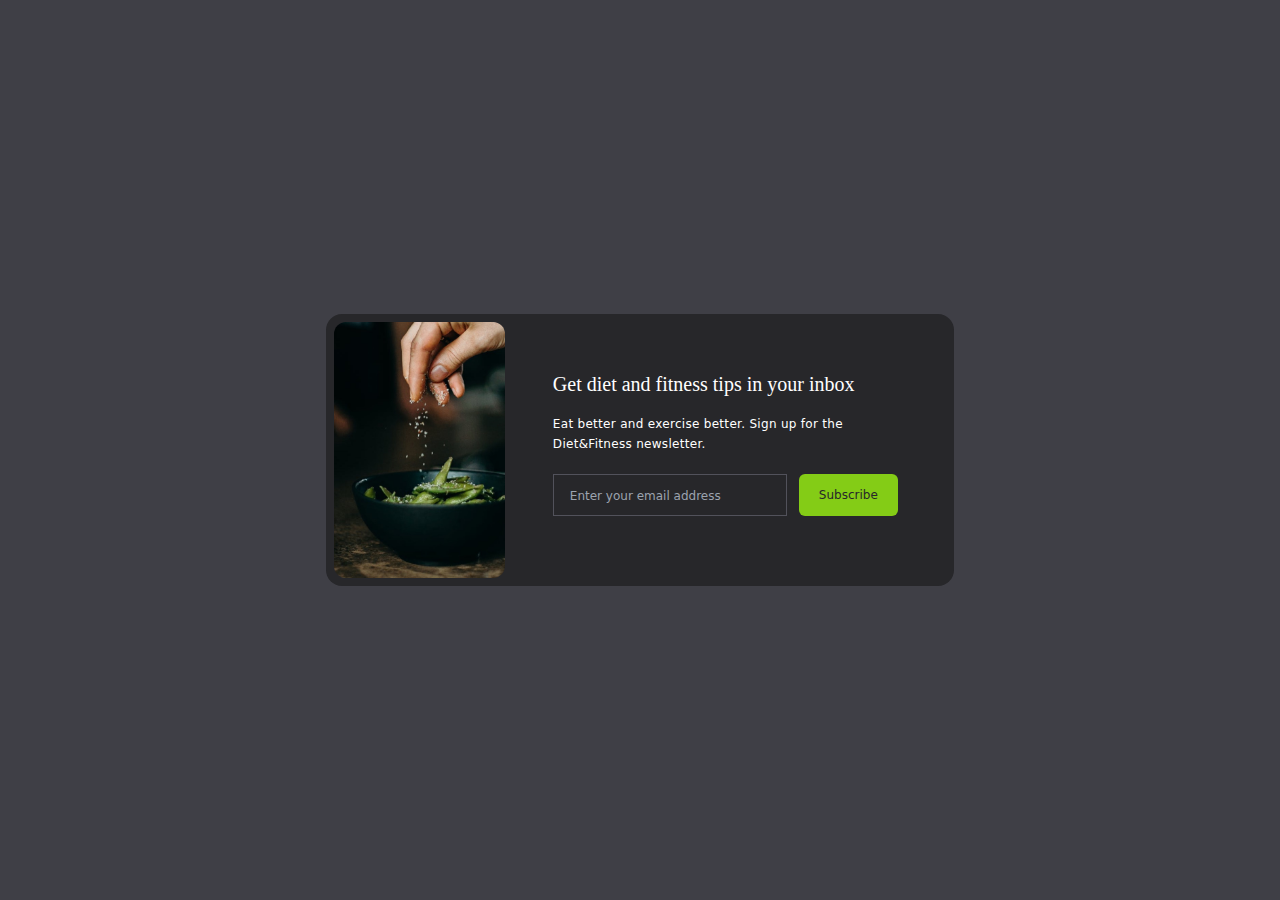
<file: email-subscribe/index.html>
<!DOCTYPE html>
<html lang="en">
  <head>
    <meta charset="UTF-8" />
    <meta name="viewport" content="width=device-width, initial-scale=1.0" />
    <link rel="stylesheet" href="./css/style.css" />
    <title>Email Subscribe</title>
  </head>
  <body>
    <!-- Background container -->
    <div class="flex items-center justify-center h-screen bg-zinc-700">
      <!-- Card -->
      <div class="bg-zinc-800 p-2 mx-6 rounded-2xl">
        <!-- Flex Container -->
        <div class="flex flex-col md:flex-row rounded-l-xl">
          <!-- Image -->
          <img
            src="./images/image.jpg"
            alt="subscribe"
            class="object-fit rounded-xl h-80 md:h-64 hover:scale-105 hover:rounded-xl duration-200"
          />
          <!-- Content -->
          <div class="p-6 md:p-12">
            <h2
              class="font-serif text-xl font-medium text-center text-white md:text-left"
            >
              Get diet and fitness tips in your inbox
            </h2>
            <p
              class="max-w-xs my-4 text-xs leading-5 tracking-wide text-center text-white md:text-left"
            >
              Eat better and exercise better. Sign up for the Diet&Fitness
              newsletter.
            </p>
            <div
              class="flex flex-col mt-5 space-y-4 md:space-x-3 md:flex-row md:space-y-0"
            >
              <input
                type="text"
                placeholder="Enter your email address"
                class="p-2 px-4 text-center text-white bg-zinc-800 border border-zinc-600 placeholder:text-xs placeholder:text-center md:text-left placeholder:md:text-left focus:outline-none"
              />
              <button
                class="px-5 py-3 text-xs rounded-md text-zinc-800 bg-lime-500 hover:bg-lime-700 hover:text-white duration-500"
              >
                Subscribe
              </button>
            </div>
          </div>
        </div>
      </div>
    </div>
  </body>
</html>
</file>
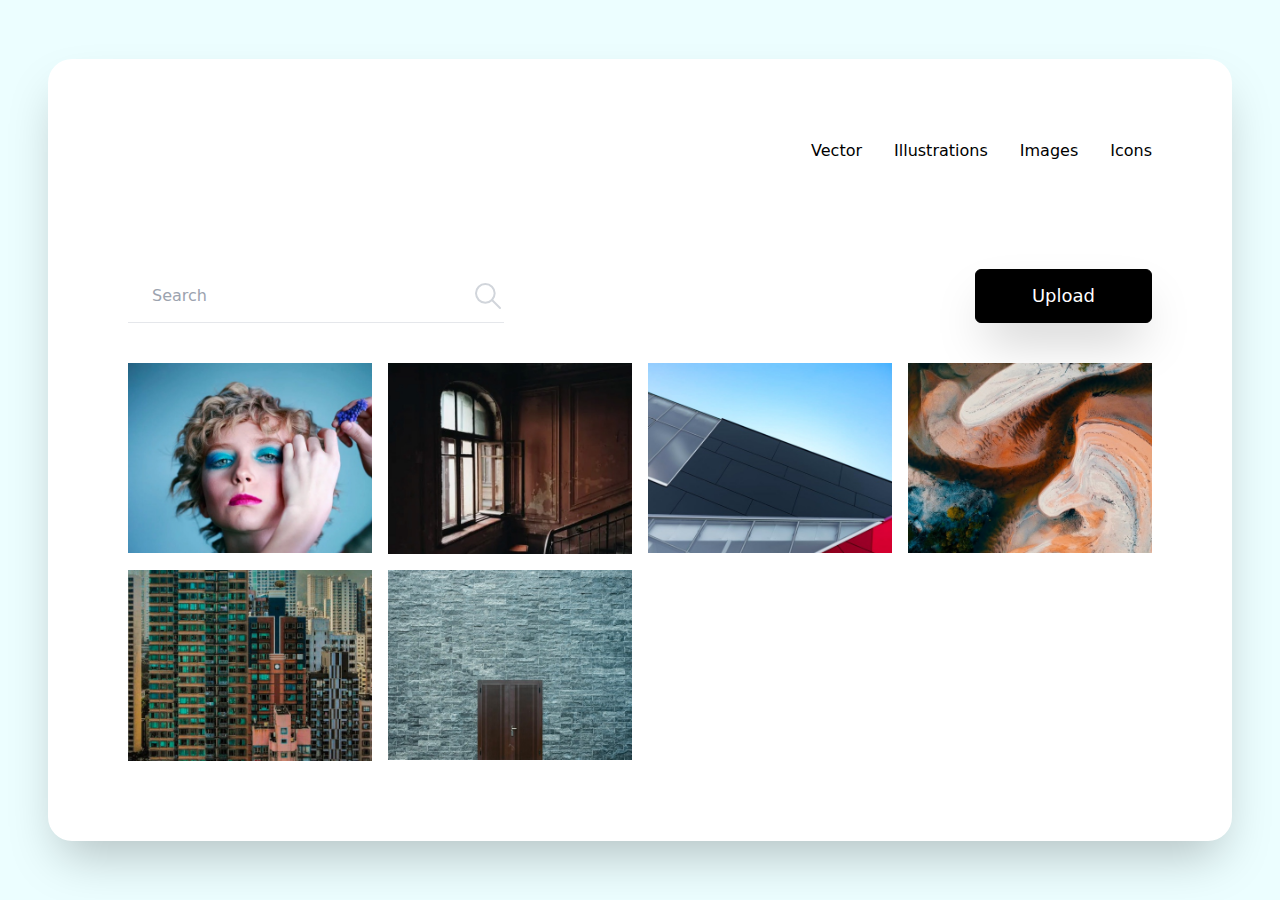
<file: image-gallery/index.html>
<!DOCTYPE html>
<html lang="en">
  <head>
    <meta charset="UTF-8" />
    <meta name="viewport" content="width=device-width, initial-scale=1.0" />
    <link rel="stylesheet" href="./css/style.css" />
    <title>Image Gallery</title>
  </head>
  <body>
    <!-- Global Container -->
    <div class="flex items-center justify-center min-h-screen bg-cyan-50">
      <!-- Card Container -->
      <div class="bg-white p-6 m-12 space-y-10 shadow-2xl rounded-3xl md:p-20">
        <!-- Menu Container -->
        <div
          class="flex flex-col items-center justify-center space-y-3 md:flex-row md:space-y-0 md:space-x-8 md:mb-24 md:justify-end"
        >
          <!-- Menu Items -->
          <div class="group">
            <a href="#">Vector</a>
            <div
              class="mx-2 mt-2 duration-500 border-b-2 opacity-0 border-black group-hover:opacity-100"
            ></div>
          </div>
          <div class="group">
            <a href="#">Illustrations</a>
            <div
              class="mx-2 mt-2 duration-500 border-b-2 opacity-0 border-black group-hover:opacity-100"
            ></div>
          </div>
          <div class="group">
            <a href="#">Images</a>
            <div
              class="mx-2 mt-2 duration-500 border-b-2 opacity-0 border-black group-hover:opacity-100"
            ></div>
          </div>
          <div class="group">
            <a href="#">Icons</a>
            <div
              class="mx-2 mt-2 duration-500 border-b-2 opacity-0 border-black group-hover:opacity-100"
            ></div>
          </div>
        </div>

        <!-- Search Container -->
        <div
          class="flex flex-col justify-between space-y-5 md:flex-row md:space-y-0"
        >
          <!-- Input & SVG Container -->
          <div class="flex justify-between border-b">
            <input
              type="text"
              class="ml-6 border-none md:w-80 placeholder:font-thin focus:outline-none"
              placeholder="Search"
            />
            <button>
              <svg
                xmlns="http://www.w3.org/2000/svg"
                class="w-8 text-gray-300 duration-200 hover:scale-110"
                viewBox="0 0 24 24"
                stroke-width="1.5"
                stroke="currentColor"
                fill="none"
                stroke-linecap="round"
                stroke-linejoin="round"
              >
                <path stroke="none" d="M0 0h24v24H0z" fill="none"></path>
                <circle cx="10" cy="10" r="7"></circle>
                <line x1="21" y1="21" x2="15" y2="15"></line>
              </svg>
            </button>
          </div>

          <!-- Upload Button -->
          <button
            class="py-3 px-14 text-lg font-normal text-white bg-black border border-black rounded-md shadow-2xl duration-200 hover:text-black hover:bg-white"
          >
            Upload
          </button>
        </div>

        <!-- Gallery Container -->
        <div class="grid gap-4 md:grid-cols-3 lg:grid-cols-4">
          <!-- Image 1 -->
          <div class="relative group">
            <img src="./images/image1.jpg" alt="img1" class="w-72">
            <div class="absolute bottom-0 left-0 right-0 p-2 px-4 text-white duration-500 bg-black opacity-0 group-hover:opacity-100 bg-opacity-40">
              <div class="flex justify-between w-full">
                <div class="font-normal">
                  <p class="text-sm">Abstract Painting</p>
                  <p class="text-xs">245 likes - 35 Shares</p>
                </div>
                <div class="flex items-center">
                  <img src="./images/bookmark.svg" alt="save">
                </div>
              </div>
            </div>
          </div>

          <!-- Image 2 -->
          <div class="relative group">
            <img src="./images/image2.jpg" alt="img1" class="w-72">
            <div class="absolute bottom-0 left-0 right-0 p-2 px-4 text-white duration-500 bg-black opacity-0 group-hover:opacity-100 bg-opacity-40">
              <div class="flex justify-between w-full">
                <div class="font-normal">
                  <p class="text-sm">Abstract Painting</p>
                  <p class="text-xs">245 likes - 35 Shares</p>
                </div>
                <div class="flex items-center">
                  <img src="./images/bookmark.svg" alt="save">
                </div>
              </div>
            </div>
          </div>

          <!-- Image 3 -->
          <div class="relative group">
            <img src="./images/image3.jpg" alt="img1" class="w-72">
            <div class="absolute bottom-0 left-0 right-0 p-2 px-4 text-white duration-500 bg-black opacity-0 group-hover:opacity-100 bg-opacity-40">
              <div class="flex justify-between w-full">
                <div class="font-normal">
                  <p class="text-sm">Abstract Painting</p>
                  <p class="text-xs">245 likes - 35 Shares</p>
                </div>
                <div class="flex items-center">
                  <img src="./images/bookmark.svg" alt="save">
                </div>
              </div>
            </div>
          </div>

          <!-- Image 4 -->
          <div class="relative group">
            <img src="./images/image4.jpg" alt="img1" class="w-72">
            <div class="absolute bottom-0 left-0 right-0 p-2 px-4 text-white duration-500 bg-black opacity-0 group-hover:opacity-100 bg-opacity-40">
              <div class="flex justify-between w-full">
                <div class="font-normal">
                  <p class="text-sm">Abstract Painting</p>
                  <p class="text-xs">245 likes - 35 Shares</p>
                </div>
                <div class="flex items-center">
                  <img src="./images/bookmark.svg" alt="save">
                </div>
              </div>
            </div>
          </div>

          <!-- Image 5 -->
          <div class="relative group">
            <img src="./images/image5.jpg" alt="img1" class="w-72">
            <div class="absolute bottom-0 left-0 right-0 p-2 px-4 text-white duration-500 bg-black opacity-0 group-hover:opacity-100 bg-opacity-40">
              <div class="flex justify-between w-full">
                <div class="font-normal">
                  <p class="text-sm">Abstract Painting</p>
                  <p class="text-xs">245 likes - 35 Shares</p>
                </div>
                <div class="flex items-center">
                  <img src="./images/bookmark.svg" alt="save">
                </div>
              </div>
            </div>
          </div>

          <!-- Image 6 -->
          <div class="relative group">
            <img src="./images/image6.jpg" alt="img1" class="w-72">
            <div class="absolute bottom-0 left-0 right-0 p-2 px-4 text-white duration-500 bg-black opacity-0 group-hover:opacity-100 bg-opacity-40">
              <div class="flex justify-between w-full">
                <div class="font-normal">
                  <p class="text-sm">Abstract Painting</p>
                  <p class="text-xs">245 likes - 35 Shares</p>
                </div>
                <div class="flex items-center">
                  <img src="./images/bookmark.svg" alt="save">
                </div>
              </div>
            </div>
          </div>

        </div>
      </div>
    </div>
  </body>
</html>
</file>
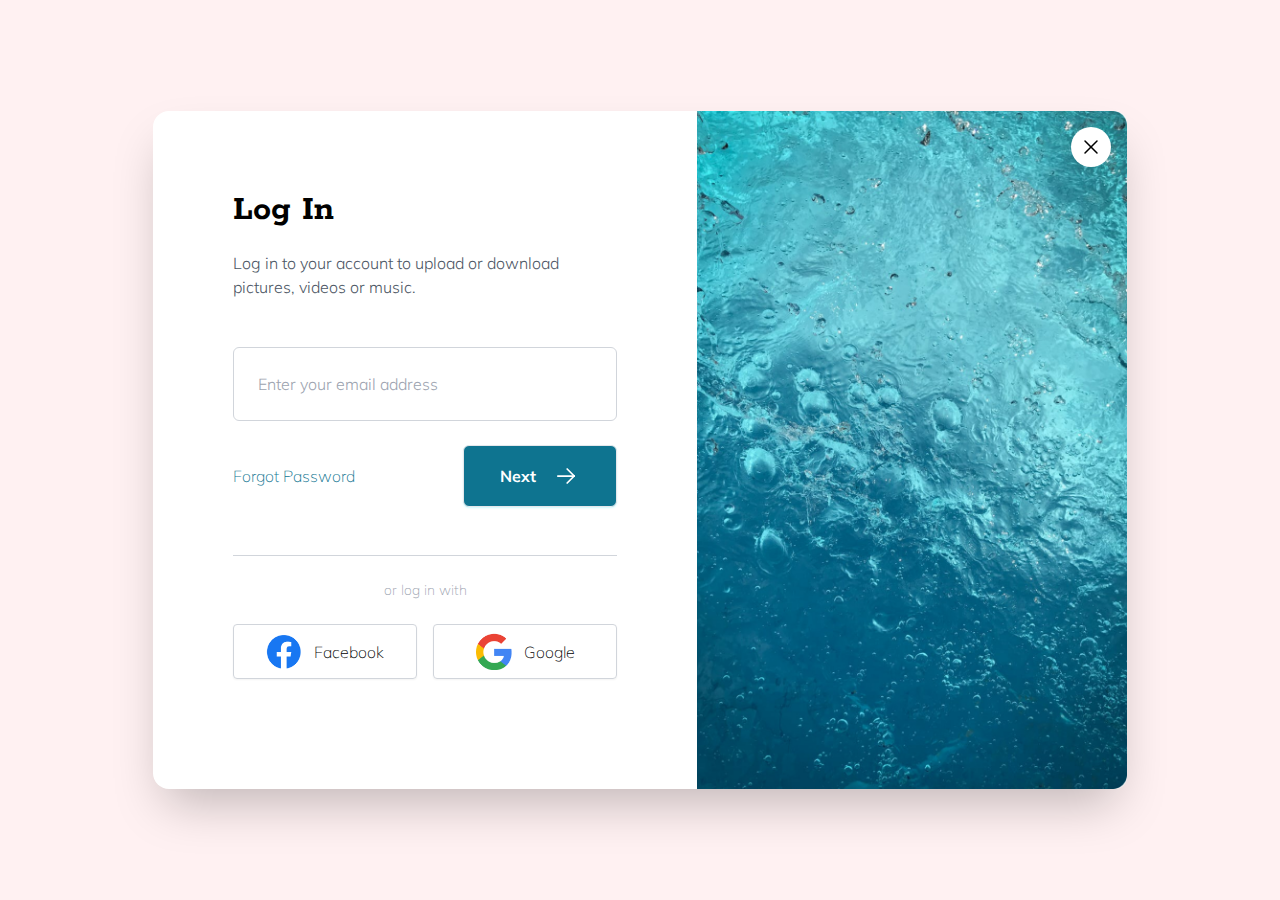
<file: login-modal/index.html>
<!DOCTYPE html>
<html lang="en">
  <head>
    <meta charset="UTF-8" />
    <meta name="viewport" content="width=device-width, initial-scale=1.0" />
    <link rel="stylesheet" href="./css/style.css" />
    <link
      href="https://fonts.googleapis.com/css2?family=Mulish:wght@300;400;500;600;700&family=Rokkitt:wght@600;700&display=swap"
      rel="stylesheet"
    />
    <title>Login Modal</title>
  </head>
  <body>
    <!-- Global Container -->
    <div class="flex items-center justify-center min-h-screen bg-rose-50">
      <!-- Card Container -->
      <div
        class="relative flex flex-col m-6 space-y-10 bg-white shadow-2xl rounded-2xl md:flex-row md:space-y-0 md:m-12"
      >
        <!-- Left Side -->
        <div class="p-6 md:p-20">
          <!-- Top Content -->
          <h2 class="font-mono mb-5 text-4xl font-bold">Log In</h2>
          <p class="max-w-sm mb-12 font-sans font-light text-gray-600">
            Log in to your account to upload or download pictures, videos or
            music.
          </p>
          <input
            type="text"
            class="w-full p-6 border border-gray-300 rounded-md placeholder:font-sans placeholder:font-light"
            placeholder="Enter your email address"
          />
          <!-- Middle Content -->
          <div
            class="flex flex-col items-center justify-between mt-6 space-y-6 md:flex-row md:space-y-0"
          >
            <div class="font-thin text-cyan-700 cursor-pointer">
              Forgot Password
            </div>
            <button
              class="w-full md:w-auto flex justify-center items-center p-4 space-x-4 font-sans font-bold text-white rounded-md px-9 bg-cyan-700 shadow-cyan-100 hover:bg-opacity-90 shadow-sm hover:shadow-lg border transition hover:-translate-y-0.5 duration-150"
            >
              <span>Next</span>
              <svg
                xmlns="http://www.w3.org/2000/svg"
                class="w-7"
                viewBox="0 0 24 24"
                stroke-width="1.5"
                stroke="#ffffff"
                fill="none"
                stroke-linecap="round"
                stroke-linejoin="round"
              >
                <path stroke="none" d="M0 0h24v24H0z" fill="none"></path>
                <line x1="5" y1="12" x2="19" y2="12"></line>
                <line x1="13" y1="18" x2="19" y2="12"></line>
                <line x1="13" y1="6" x2="19" y2="12"></line>
              </svg>
            </button>
          </div>

          <!-- Border -->
          <div class="mt-12 border-b border-b-gray-300"></div>

          <!-- Bottom Content -->
          <p class="py-6 text-sm font-thin text-center text-gray-400">
            or log in with
          </p>

          <!-- Bottom Buttons Container -->
          <div
            class="flex flex-col space-x-0 space-y-6 md:flex-row md:space-x-4 md:space-y-0"
          >
            <button
              class="flex items-center justify-center py-2 space-x-3 border border-gray-300 rounded shadow-sm hover:bg-opacity-30 hover:shadow-lg hover:-translate-y-0.5 transition duration-150 md:w-1/2"
            >
              <img src="./images/facebook.png" alt="facebook" class="w-9" />
              <span class="font-thin">Facebook</span>
            </button>
            <button
              class="flex items-center justify-center py-2 space-x-3 border border-gray-300 rounded shadow-sm hover:bg-opacity-30 hover:shadow-lg hover:-translate-y-0.5 transition duration-150 md:w-1/2"
            >
              <img src="./images/google.png" alt="google" class="w-9" />
              <span class="font-thin">Google</span>
            </button>
          </div>
        </div>

        <!-- Right Side -->
        <img
          src="./images/image.jpg"
          alt="image"
          class="w-[430px] hidden md:block rounded-r-xl"
        />

        <!-- Close Button -->
        <div
          class="group absolute -top-5 right-4 flex items-center justify-center w-10 h-10 bg-gray-200 rounded-full md:bg-white md:top-4 cursor-pointer hover:-translate-y-0.5 duration-150"
        >
          <svg
            xmlns="http://www.w3.org/2000/svg"
            class="w-6 h-6 text-black group-hover:text-gray-600"
            viewBox="0 0 24 24"
            stroke-width="1.5"
            stroke="currentColor"
            fill="none"
            stroke-linecap="round"
            stroke-linejoin="round"
          >
            <path stroke="none" d="M0 0h24v24H0z" fill="none"></path>
            <line x1="18" y1="6" x2="6" y2="18"></line>
            <line x1="6" y1="6" x2="18" y2="18"></line>
          </svg>
        </div>
      </div>
    </div>
  </body>
</html>
</file>
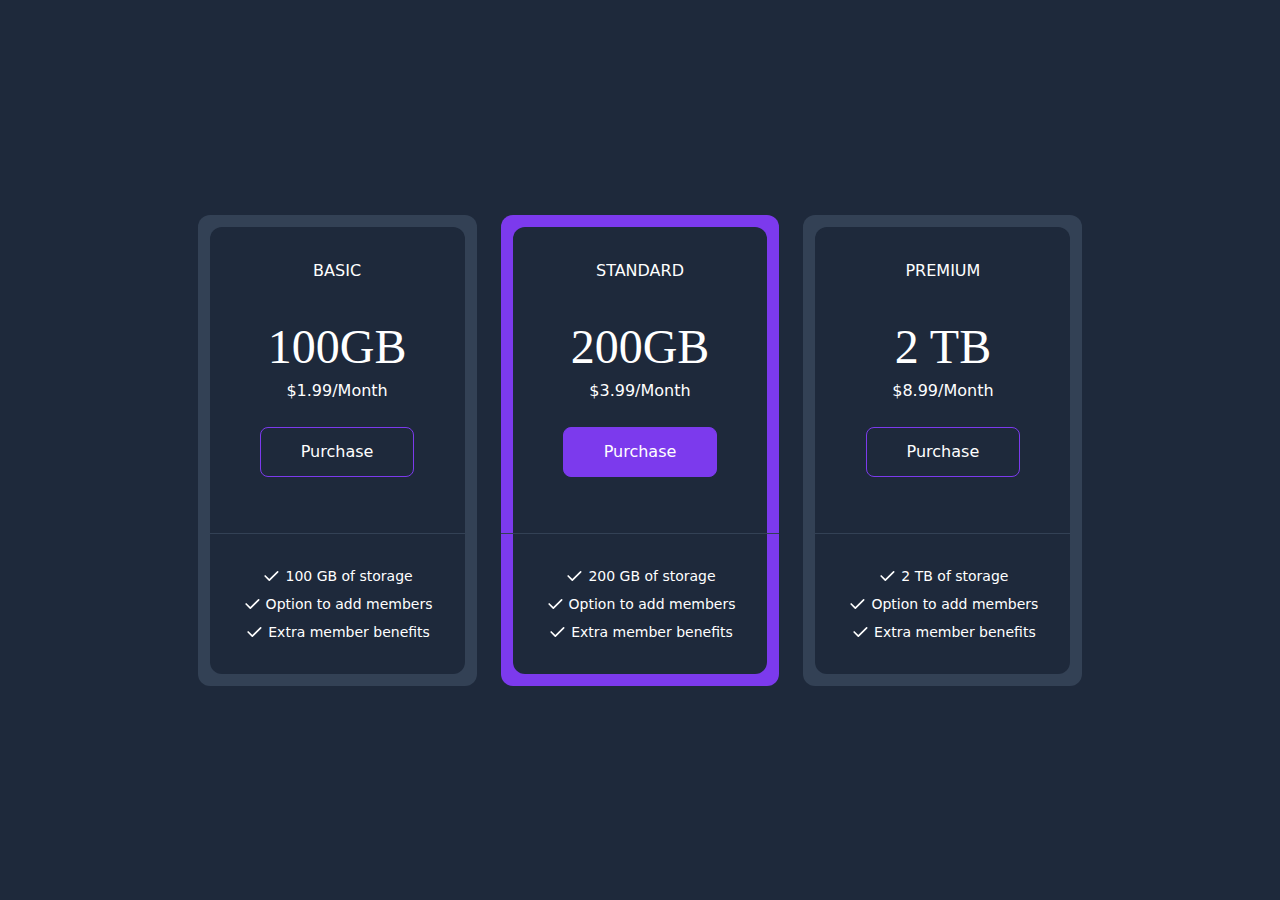
<file: pricing-cards/index.html>
<!DOCTYPE html>
<html lang="en">
  <head>
    <meta charset="UTF-8" />
    <meta name="viewport" content="width=device-width, initial-scale=1.0" />
    <link rel="stylesheet" href="./css/style.css" />
    <title>Pricing Cards</title>
  </head>
  <body>
    <!-- Global Container -->
    <div class="flex items-center justify-center min-h-screen bg-slate-800">
      <!-- Inner Container -->
      <div
        class="flex flex-col md:flex-row my-6 space-y-6 md:space-y-0 md:space-x-6 md:my-0"
      >
        <!-- Col 1 -->
        <div class="bg-slate-700 rounded-xl text-white">
          <!-- Upper Container -->
          <div class="p-8 mx-3 mt-3 rounded-t-xl bg-slate-800">
            <div class="text-center uppercase">Basic</div>
            <h2 class="mt-10 font-serif text-5xl text-center">100GB</h2>
            <h3 class="mt-2 text-center">$1.99/Month</h3>
            <div class="flex justify-center">
              <a
                href="#"
                class="inline-block px-10 py-3 my-6 text-center border border-violet-600 rounded-lg hover:bg-violet-800 hover:border-violet-800 duration-200"
                >Purchase</a
              >
            </div>
          </div>

          <!-- Border -->
          <div class="border-t border-slate-700"></div>

          <!-- Lower Container -->
          <div class="p-8 mx-3 mb-3 rounded-b-xl bg-slate-800">
            <!-- List Container -->
            <div class="flex flex-col space-y-2">
              <!-- List Item 1 -->
              <div class="flex justify-center">
                <svg
                  xmlns="http://www.w3.org/2000/svg"
                  class="w-5 h-5"
                  viewBox="0 0 24 24"
                  stroke-width="2"
                  stroke="currentColor"
                  fill="none"
                  stroke-linecap="round"
                  stroke-linejoin="round"
                >
                  <path stroke="none" d="M0 0h24v24H0z" fill="none"></path>
                  <path d="M5 12l5 5l10 -10"></path>
                </svg>
                <span class="text-sm ml-1">100 GB of storage</span>
              </div>
              <!-- List Item 2 -->
              <div class="flex justify-center">
                <svg
                  xmlns="http://www.w3.org/2000/svg"
                  class="w-5 h-5"
                  viewBox="0 0 24 24"
                  stroke-width="2"
                  stroke="currentColor"
                  fill="none"
                  stroke-linecap="round"
                  stroke-linejoin="round"
                >
                  <path stroke="none" d="M0 0h24v24H0z" fill="none"></path>
                  <path d="M5 12l5 5l10 -10"></path>
                </svg>
                <span class="text-sm ml-1">Option to add members</span>
              </div>
              <!-- List Item 3 -->
              <div class="flex justify-center">
                <svg
                  xmlns="http://www.w3.org/2000/svg"
                  class="w-5 h-5"
                  viewBox="0 0 24 24"
                  stroke-width="2"
                  stroke="currentColor"
                  fill="none"
                  stroke-linecap="round"
                  stroke-linejoin="round"
                >
                  <path stroke="none" d="M0 0h24v24H0z" fill="none"></path>
                  <path d="M5 12l5 5l10 -10"></path>
                </svg>
                <span class="text-sm ml-1">Extra member benefits</span>
              </div>
            </div>
          </div>
        </div>

        <!-- Col 2 -->
        <div class="bg-violet-600 rounded-xl text-white">
          <!-- Upper Container -->
          <div class="p-8 mx-3 mt-3 rounded-t-xl bg-slate-800">
            <div class="text-center uppercase">Standard</div>
            <h2 class="mt-10 font-serif text-5xl text-center">200GB</h2>
            <h3 class="mt-2 text-center">$3.99/Month</h3>
            <div class="flex justify-center">
              <a
                href="#"
                class="inline-block px-10 py-3 my-6 text-center border border-violet-600 rounded-lg bg-violet-600 hover:bg-violet-800 hover:border-violet-800 duration-200"
                >Purchase</a
              >
            </div>
          </div>

          <!-- Border -->
          <div class="border-t border-slate-700"></div>

          <!-- Lower Container -->
          <div class="p-8 mx-3 mb-3 rounded-b-xl bg-slate-800">
            <!-- List Container -->
            <div class="flex flex-col space-y-2">
              <!-- List Item 1 -->
              <div class="flex justify-center">
                <svg
                  xmlns="http://www.w3.org/2000/svg"
                  class="w-5 h-5"
                  viewBox="0 0 24 24"
                  stroke-width="2"
                  stroke="currentColor"
                  fill="none"
                  stroke-linecap="round"
                  stroke-linejoin="round"
                >
                  <path stroke="none" d="M0 0h24v24H0z" fill="none"></path>
                  <path d="M5 12l5 5l10 -10"></path>
                </svg>
                <span class="text-sm ml-1">200 GB of storage</span>
              </div>
              <!-- List Item 2 -->
              <div class="flex justify-center">
                <svg
                  xmlns="http://www.w3.org/2000/svg"
                  class="w-5 h-5"
                  viewBox="0 0 24 24"
                  stroke-width="2"
                  stroke="currentColor"
                  fill="none"
                  stroke-linecap="round"
                  stroke-linejoin="round"
                >
                  <path stroke="none" d="M0 0h24v24H0z" fill="none"></path>
                  <path d="M5 12l5 5l10 -10"></path>
                </svg>
                <span class="text-sm ml-1">Option to add members</span>
              </div>
              <!-- List Item 3 -->
              <div class="flex justify-center">
                <svg
                  xmlns="http://www.w3.org/2000/svg"
                  class="w-5 h-5"
                  viewBox="0 0 24 24"
                  stroke-width="2"
                  stroke="currentColor"
                  fill="none"
                  stroke-linecap="round"
                  stroke-linejoin="round"
                >
                  <path stroke="none" d="M0 0h24v24H0z" fill="none"></path>
                  <path d="M5 12l5 5l10 -10"></path>
                </svg>
                <span class="text-sm ml-1">Extra member benefits</span>
              </div>
            </div>
          </div>
        </div>

        <!-- Col 3 -->
        <div class="bg-slate-700 rounded-xl text-white">
          <!-- Upper Container -->
          <div class="p-8 mx-3 mt-3 rounded-t-xl bg-slate-800">
            <div class="text-center uppercase">Premium</div>
            <h2 class="mt-10 font-serif text-5xl text-center">2 TB</h2>
            <h3 class="mt-2 text-center">$8.99/Month</h3>
            <div class="flex justify-center">
              <a
                href="#"
                class="inline-block px-10 py-3 my-6 text-center border border-violet-600 rounded-lg hover:bg-violet-800 hover:border-violet-800 duration-200"
                >Purchase</a
              >
            </div>
          </div>

          <!-- Border -->
          <div class="border-t border-slate-700"></div>

          <!-- Lower Container -->
          <div class="p-8 mx-3 mb-3 rounded-b-xl bg-slate-800">
            <!-- List Container -->
            <div class="flex flex-col space-y-2">
              <!-- List Item 1 -->
              <div class="flex justify-center">
                <svg
                  xmlns="http://www.w3.org/2000/svg"
                  class="w-5 h-5"
                  viewBox="0 0 24 24"
                  stroke-width="2"
                  stroke="currentColor"
                  fill="none"
                  stroke-linecap="round"
                  stroke-linejoin="round"
                >
                  <path stroke="none" d="M0 0h24v24H0z" fill="none"></path>
                  <path d="M5 12l5 5l10 -10"></path>
                </svg>
                <span class="text-sm ml-1">2 TB of storage</span>
              </div>
              <!-- List Item 2 -->
              <div class="flex justify-center">
                <svg
                  xmlns="http://www.w3.org/2000/svg"
                  class="w-5 h-5"
                  viewBox="0 0 24 24"
                  stroke-width="2"
                  stroke="currentColor"
                  fill="none"
                  stroke-linecap="round"
                  stroke-linejoin="round"
                >
                  <path stroke="none" d="M0 0h24v24H0z" fill="none"></path>
                  <path d="M5 12l5 5l10 -10"></path>
                </svg>
                <span class="text-sm ml-1">Option to add members</span>
              </div>
              <!-- List Item 3 -->
              <div class="flex justify-center">
                <svg
                  xmlns="http://www.w3.org/2000/svg"
                  class="w-5 h-5"
                  viewBox="0 0 24 24"
                  stroke-width="2"
                  stroke="currentColor"
                  fill="none"
                  stroke-linecap="round"
                  stroke-linejoin="round"
                >
                  <path stroke="none" d="M0 0h24v24H0z" fill="none"></path>
                  <path d="M5 12l5 5l10 -10"></path>
                </svg>
                <span class="text-sm ml-1">Extra member benefits</span>
              </div>
            </div>
          </div>
        </div>
      </div>
    </div>
  </body>
</html>
</file>
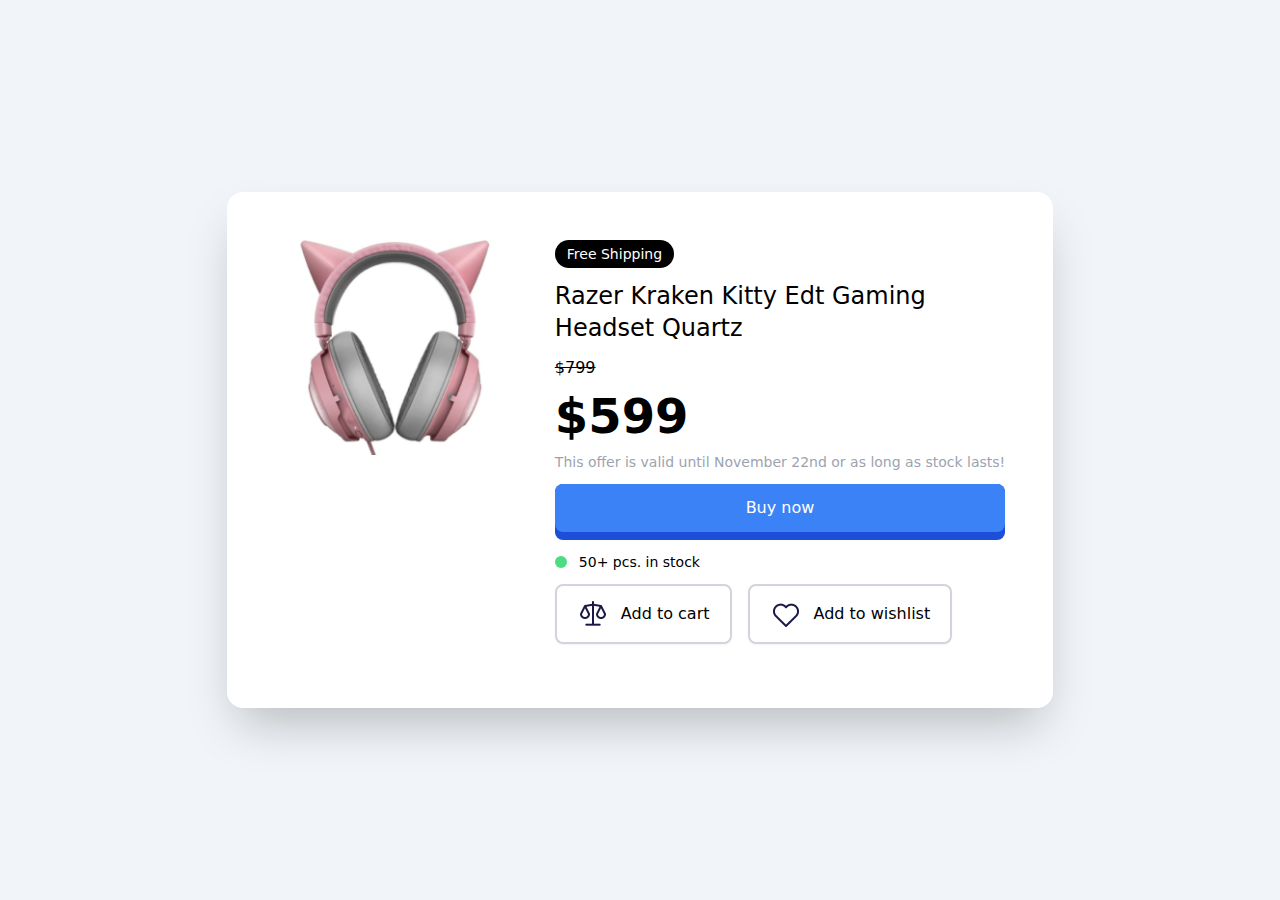
<file: product-modal/index.html>
<!DOCTYPE html>
<html lang="en">
  <head>
    <meta charset="UTF-8" />
    <meta name="viewport" content="width=device-width, initial-scale=1.0" />
    <link rel="stylesheet" href="./css/style.css" />
    <title>Product Modal</title>
  </head>
  <body>
    <!-- Global Container -->
    <div class="flex items-center justify-center min-h-screen bg-slate-100">
      <!-- Card Container -->
      <div
        class="flex flex-col p-6 m-3 space-y-10 bg-white rounded-2xl shadow-2xl md:flex-row md:space-y-0 md:space-x-10 md:m-0 md:p-12"
      >
        <!-- Image Div -->
        <div>
          <img
            src="./images/headphone.png"
            alt="headphone"
            class="mx-auto hover:scale-105 duration-200 w-60"
          />
        </div>

        <!-- Content -->
        <div class="flex flex-col space-y-6">
          <!-- Label & Title Container -->
          <div class="flex flex-col mb-4 space-y-3 text-center md:text-left">
            <div>
              <div
                class="inline-block px-3 py-1 text-sm text-white bg-black rounded-full"
              >
                Free Shipping
              </div>
            </div>

            <!-- Title -->
            <div class="max-w-sm text-2xl font-medium">
              Razer Kraken Kitty Edt Gaming Headset Quartz
            </div>

            <!-- Price -->
            <div class="flex flex-col mb-4 space-y-3 text-center md:text-left">
              <p class="line-through">$799</p>
              <p class="text-5xl font-bold">$599</p>
              <p class="text-sm font-light text-gray-400">
                This offer is valid until November 22nd or as long as stock
                lasts!
              </p>
            </div>

            <!-- Button Group -->
            <div class="group">
              <button class="w-full transition-all duration-150 bg-blue-700 text-white border-b-8 border-b-blue-700 rounded-lg group-hover:border-t-8 group-hover:border-b-0 group-hover:bg-blue-700 group-hover:border-t-blue-700 group-hover:shadow-lg">
                <div class="px-8 py-3 duration-150 bg-blue-500 rounded-lg group-hover:bg-blue-700">Buy now</div>
              </button>
            </div>

            <!-- Stock -->
            <div class="flex items-center space-x-3 group">
              <div class="w-3 h-3 bg-green-400 rounded-full group-hover:animate-ping"></div>
              <div class="text-sm">50+ pcs. in stock</div>
            </div>

            <!-- Bottom Buttons Container -->
            <div class="flex flex-col space-y-4 md:space-y-0 md:space-x-4 md:flex-row">
              <button class="flex items-center justify-center py-3 px-5 space-x-3 border-2 border-gray-300 rounded-lg shadow-sm hover:bg-opacity-30 hover:shadow-xl hover:-translate-y-0.5 transition-all duration-150">
                <img src="./images/weight.png" alt="addtocart" class="w-8">
                <span>Add to cart</span>
              </button>

              <button class="flex items-center justify-center py-3 px-5 space-x-3 border-2 border-gray-300 rounded-lg shadow-sm hover:bg-opacity-30 hover:shadow-xl hover:-translate-y-0.5 transition-all duration-150">
                <img src="./images/heart.png" alt="addtocart" class="w-8">
                <span>Add to wishlist</span>
              </button>
            </div>

          </div>
        </div>
      </div>
    </div>
  </body>
</html>
</file>
<file: email-subscribe/css/style.css>
/*
! tailwindcss v3.3.3 | MIT License | https://tailwindcss.com
*/

/*
1. Prevent padding and border from affecting element width. (https://github.com/mozdevs/cssremedy/issues/4)
2. Allow adding a border to an element by just adding a border-width. (https://github.com/tailwindcss/tailwindcss/pull/116)
*/

*,
::before,
::after {
  box-sizing: border-box;
  /* 1 */
  border-width: 0;
  /* 2 */
  border-style: solid;
  /* 2 */
  border-color: #e5e7eb;
  /* 2 */
}

::before,
::after {
  --tw-content: '';
}

/*
1. Use a consistent sensible line-height in all browsers.
2. Prevent adjustments of font size after orientation changes in iOS.
3. Use a more readable tab size.
4. Use the user's configured `sans` font-family by default.
5. Use the user's configured `sans` font-feature-settings by default.
6. Use the user's configured `sans` font-variation-settings by default.
*/

html {
  line-height: 1.5;
  /* 1 */
  -webkit-text-size-adjust: 100%;
  /* 2 */
  -moz-tab-size: 4;
  /* 3 */
  -o-tab-size: 4;
     tab-size: 4;
  /* 3 */
  font-family: ui-sans-serif, system-ui, -apple-system, BlinkMacSystemFont, "Segoe UI", Roboto, "Helvetica Neue", Arial, "Noto Sans", sans-serif, "Apple Color Emoji", "Segoe UI Emoji", "Segoe UI Symbol", "Noto Color Emoji";
  /* 4 */
  font-feature-settings: normal;
  /* 5 */
  font-variation-settings: normal;
  /* 6 */
}

/*
1. Remove the margin in all browsers.
2. Inherit line-height from `html` so users can set them as a class directly on the `html` element.
*/

body {
  margin: 0;
  /* 1 */
  line-height: inherit;
  /* 2 */
}

/*
1. Add the correct height in Firefox.
2. Correct the inheritance of border color in Firefox. (https://bugzilla.mozilla.org/show_bug.cgi?id=190655)
3. Ensure horizontal rules are visible by default.
*/

hr {
  height: 0;
  /* 1 */
  color: inherit;
  /* 2 */
  border-top-width: 1px;
  /* 3 */
}

/*
Add the correct text decoration in Chrome, Edge, and Safari.
*/

abbr:where([title]) {
  -webkit-text-decoration: underline dotted;
          text-decoration: underline dotted;
}

/*
Remove the default font size and weight for headings.
*/

h1,
h2,
h3,
h4,
h5,
h6 {
  font-size: inherit;
  font-weight: inherit;
}

/*
Reset links to optimize for opt-in styling instead of opt-out.
*/

a {
  color: inherit;
  text-decoration: inherit;
}

/*
Add the correct font weight in Edge and Safari.
*/

b,
strong {
  font-weight: bolder;
}

/*
1. Use the user's configured `mono` font family by default.
2. Correct the odd `em` font sizing in all browsers.
*/

code,
kbd,
samp,
pre {
  font-family: ui-monospace, SFMono-Regular, Menlo, Monaco, Consolas, "Liberation Mono", "Courier New", monospace;
  /* 1 */
  font-size: 1em;
  /* 2 */
}

/*
Add the correct font size in all browsers.
*/

small {
  font-size: 80%;
}

/*
Prevent `sub` and `sup` elements from affecting the line height in all browsers.
*/

sub,
sup {
  font-size: 75%;
  line-height: 0;
  position: relative;
  vertical-align: baseline;
}

sub {
  bottom: -0.25em;
}

sup {
  top: -0.5em;
}

/*
1. Remove text indentation from table contents in Chrome and Safari. (https://bugs.chromium.org/p/chromium/issues/detail?id=999088, https://bugs.webkit.org/show_bug.cgi?id=201297)
2. Correct table border color inheritance in all Chrome and Safari. (https://bugs.chromium.org/p/chromium/issues/detail?id=935729, https://bugs.webkit.org/show_bug.cgi?id=195016)
3. Remove gaps between table borders by default.
*/

table {
  text-indent: 0;
  /* 1 */
  border-color: inherit;
  /* 2 */
  border-collapse: collapse;
  /* 3 */
}

/*
1. Change the font styles in all browsers.
2. Remove the margin in Firefox and Safari.
3. Remove default padding in all browsers.
*/

button,
input,
optgroup,
select,
textarea {
  font-family: inherit;
  /* 1 */
  font-feature-settings: inherit;
  /* 1 */
  font-variation-settings: inherit;
  /* 1 */
  font-size: 100%;
  /* 1 */
  font-weight: inherit;
  /* 1 */
  line-height: inherit;
  /* 1 */
  color: inherit;
  /* 1 */
  margin: 0;
  /* 2 */
  padding: 0;
  /* 3 */
}

/*
Remove the inheritance of text transform in Edge and Firefox.
*/

button,
select {
  text-transform: none;
}

/*
1. Correct the inability to style clickable types in iOS and Safari.
2. Remove default button styles.
*/

button,
[type='button'],
[type='reset'],
[type='submit'] {
  -webkit-appearance: button;
  /* 1 */
  background-color: transparent;
  /* 2 */
  background-image: none;
  /* 2 */
}

/*
Use the modern Firefox focus style for all focusable elements.
*/

:-moz-focusring {
  outline: auto;
}

/*
Remove the additional `:invalid` styles in Firefox. (https://github.com/mozilla/gecko-dev/blob/2f9eacd9d3d995c937b4251a5557d95d494c9be1/layout/style/res/forms.css#L728-L737)
*/

:-moz-ui-invalid {
  box-shadow: none;
}

/*
Add the correct vertical alignment in Chrome and Firefox.
*/

progress {
  vertical-align: baseline;
}

/*
Correct the cursor style of increment and decrement buttons in Safari.
*/

::-webkit-inner-spin-button,
::-webkit-outer-spin-button {
  height: auto;
}

/*
1. Correct the odd appearance in Chrome and Safari.
2. Correct the outline style in Safari.
*/

[type='search'] {
  -webkit-appearance: textfield;
  /* 1 */
  outline-offset: -2px;
  /* 2 */
}

/*
Remove the inner padding in Chrome and Safari on macOS.
*/

::-webkit-search-decoration {
  -webkit-appearance: none;
}

/*
1. Correct the inability to style clickable types in iOS and Safari.
2. Change font properties to `inherit` in Safari.
*/

::-webkit-file-upload-button {
  -webkit-appearance: button;
  /* 1 */
  font: inherit;
  /* 2 */
}

/*
Add the correct display in Chrome and Safari.
*/

summary {
  display: list-item;
}

/*
Removes the default spacing and border for appropriate elements.
*/

blockquote,
dl,
dd,
h1,
h2,
h3,
h4,
h5,
h6,
hr,
figure,
p,
pre {
  margin: 0;
}

fieldset {
  margin: 0;
  padding: 0;
}

legend {
  padding: 0;
}

ol,
ul,
menu {
  list-style: none;
  margin: 0;
  padding: 0;
}

/*
Reset default styling for dialogs.
*/

dialog {
  padding: 0;
}

/*
Prevent resizing textareas horizontally by default.
*/

textarea {
  resize: vertical;
}

/*
1. Reset the default placeholder opacity in Firefox. (https://github.com/tailwindlabs/tailwindcss/issues/3300)
2. Set the default placeholder color to the user's configured gray 400 color.
*/

input::-moz-placeholder, textarea::-moz-placeholder {
  opacity: 1;
  /* 1 */
  color: #9ca3af;
  /* 2 */
}

input::placeholder,
textarea::placeholder {
  opacity: 1;
  /* 1 */
  color: #9ca3af;
  /* 2 */
}

/*
Set the default cursor for buttons.
*/

button,
[role="button"] {
  cursor: pointer;
}

/*
Make sure disabled buttons don't get the pointer cursor.
*/

:disabled {
  cursor: default;
}

/*
1. Make replaced elements `display: block` by default. (https://github.com/mozdevs/cssremedy/issues/14)
2. Add `vertical-align: middle` to align replaced elements more sensibly by default. (https://github.com/jensimmons/cssremedy/issues/14#issuecomment-634934210)
   This can trigger a poorly considered lint error in some tools but is included by design.
*/

img,
svg,
video,
canvas,
audio,
iframe,
embed,
object {
  display: block;
  /* 1 */
  vertical-align: middle;
  /* 2 */
}

/*
Constrain images and videos to the parent width and preserve their intrinsic aspect ratio. (https://github.com/mozdevs/cssremedy/issues/14)
*/

img,
video {
  max-width: 100%;
  height: auto;
}

/* Make elements with the HTML hidden attribute stay hidden by default */

[hidden] {
  display: none;
}

*, ::before, ::after {
  --tw-border-spacing-x: 0;
  --tw-border-spacing-y: 0;
  --tw-translate-x: 0;
  --tw-translate-y: 0;
  --tw-rotate: 0;
  --tw-skew-x: 0;
  --tw-skew-y: 0;
  --tw-scale-x: 1;
  --tw-scale-y: 1;
  --tw-pan-x:  ;
  --tw-pan-y:  ;
  --tw-pinch-zoom:  ;
  --tw-scroll-snap-strictness: proximity;
  --tw-gradient-from-position:  ;
  --tw-gradient-via-position:  ;
  --tw-gradient-to-position:  ;
  --tw-ordinal:  ;
  --tw-slashed-zero:  ;
  --tw-numeric-figure:  ;
  --tw-numeric-spacing:  ;
  --tw-numeric-fraction:  ;
  --tw-ring-inset:  ;
  --tw-ring-offset-width: 0px;
  --tw-ring-offset-color: #fff;
  --tw-ring-color: rgb(59 130 246 / 0.5);
  --tw-ring-offset-shadow: 0 0 #0000;
  --tw-ring-shadow: 0 0 #0000;
  --tw-shadow: 0 0 #0000;
  --tw-shadow-colored: 0 0 #0000;
  --tw-blur:  ;
  --tw-brightness:  ;
  --tw-contrast:  ;
  --tw-grayscale:  ;
  --tw-hue-rotate:  ;
  --tw-invert:  ;
  --tw-saturate:  ;
  --tw-sepia:  ;
  --tw-drop-shadow:  ;
  --tw-backdrop-blur:  ;
  --tw-backdrop-brightness:  ;
  --tw-backdrop-contrast:  ;
  --tw-backdrop-grayscale:  ;
  --tw-backdrop-hue-rotate:  ;
  --tw-backdrop-invert:  ;
  --tw-backdrop-opacity:  ;
  --tw-backdrop-saturate:  ;
  --tw-backdrop-sepia:  ;
}

::backdrop {
  --tw-border-spacing-x: 0;
  --tw-border-spacing-y: 0;
  --tw-translate-x: 0;
  --tw-translate-y: 0;
  --tw-rotate: 0;
  --tw-skew-x: 0;
  --tw-skew-y: 0;
  --tw-scale-x: 1;
  --tw-scale-y: 1;
  --tw-pan-x:  ;
  --tw-pan-y:  ;
  --tw-pinch-zoom:  ;
  --tw-scroll-snap-strictness: proximity;
  --tw-gradient-from-position:  ;
  --tw-gradient-via-position:  ;
  --tw-gradient-to-position:  ;
  --tw-ordinal:  ;
  --tw-slashed-zero:  ;
  --tw-numeric-figure:  ;
  --tw-numeric-spacing:  ;
  --tw-numeric-fraction:  ;
  --tw-ring-inset:  ;
  --tw-ring-offset-width: 0px;
  --tw-ring-offset-color: #fff;
  --tw-ring-color: rgb(59 130 246 / 0.5);
  --tw-ring-offset-shadow: 0 0 #0000;
  --tw-ring-shadow: 0 0 #0000;
  --tw-shadow: 0 0 #0000;
  --tw-shadow-colored: 0 0 #0000;
  --tw-blur:  ;
  --tw-brightness:  ;
  --tw-contrast:  ;
  --tw-grayscale:  ;
  --tw-hue-rotate:  ;
  --tw-invert:  ;
  --tw-saturate:  ;
  --tw-sepia:  ;
  --tw-drop-shadow:  ;
  --tw-backdrop-blur:  ;
  --tw-backdrop-brightness:  ;
  --tw-backdrop-contrast:  ;
  --tw-backdrop-grayscale:  ;
  --tw-backdrop-hue-rotate:  ;
  --tw-backdrop-invert:  ;
  --tw-backdrop-opacity:  ;
  --tw-backdrop-saturate:  ;
  --tw-backdrop-sepia:  ;
}

.container {
  width: 100%;
}

@media (min-width: 640px) {
  .container {
    max-width: 640px;
  }
}

@media (min-width: 768px) {
  .container {
    max-width: 768px;
  }
}

@media (min-width: 1024px) {
  .container {
    max-width: 1024px;
  }
}

@media (min-width: 1280px) {
  .container {
    max-width: 1280px;
  }
}

@media (min-width: 1536px) {
  .container {
    max-width: 1536px;
  }
}

.mx-6 {
  margin-left: 1.5rem;
  margin-right: 1.5rem;
}

.my-4 {
  margin-top: 1rem;
  margin-bottom: 1rem;
}

.mt-5 {
  margin-top: 1.25rem;
}

.flex {
  display: flex;
}

.h-80 {
  height: 20rem;
}

.h-screen {
  height: 100vh;
}

.max-w-xs {
  max-width: 20rem;
}

.flex-col {
  flex-direction: column;
}

.items-center {
  align-items: center;
}

.justify-center {
  justify-content: center;
}

.space-y-4 > :not([hidden]) ~ :not([hidden]) {
  --tw-space-y-reverse: 0;
  margin-top: calc(1rem * calc(1 - var(--tw-space-y-reverse)));
  margin-bottom: calc(1rem * var(--tw-space-y-reverse));
}

.rounded-2xl {
  border-radius: 1rem;
}

.rounded-md {
  border-radius: 0.375rem;
}

.rounded-xl {
  border-radius: 0.75rem;
}

.rounded-l-xl {
  border-top-left-radius: 0.75rem;
  border-bottom-left-radius: 0.75rem;
}

.border {
  border-width: 1px;
}

.border-zinc-600 {
  --tw-border-opacity: 1;
  border-color: rgb(82 82 91 / var(--tw-border-opacity));
}

.bg-lime-500 {
  --tw-bg-opacity: 1;
  background-color: rgb(132 204 22 / var(--tw-bg-opacity));
}

.bg-zinc-700 {
  --tw-bg-opacity: 1;
  background-color: rgb(63 63 70 / var(--tw-bg-opacity));
}

.bg-zinc-800 {
  --tw-bg-opacity: 1;
  background-color: rgb(39 39 42 / var(--tw-bg-opacity));
}

.p-2 {
  padding: 0.5rem;
}

.p-6 {
  padding: 1.5rem;
}

.px-4 {
  padding-left: 1rem;
  padding-right: 1rem;
}

.px-5 {
  padding-left: 1.25rem;
  padding-right: 1.25rem;
}

.py-3 {
  padding-top: 0.75rem;
  padding-bottom: 0.75rem;
}

.text-center {
  text-align: center;
}

.font-serif {
  font-family: ui-serif, Georgia, Cambria, "Times New Roman", Times, serif;
}

.text-xl {
  font-size: 1.25rem;
  line-height: 1.75rem;
}

.text-xs {
  font-size: 0.75rem;
  line-height: 1rem;
}

.font-medium {
  font-weight: 500;
}

.leading-5 {
  line-height: 1.25rem;
}

.tracking-wide {
  letter-spacing: 0.025em;
}

.text-white {
  --tw-text-opacity: 1;
  color: rgb(255 255 255 / var(--tw-text-opacity));
}

.text-zinc-800 {
  --tw-text-opacity: 1;
  color: rgb(39 39 42 / var(--tw-text-opacity));
}

.duration-200 {
  transition-duration: 200ms;
}

.duration-500 {
  transition-duration: 500ms;
}

.placeholder\:text-center::-moz-placeholder {
  text-align: center;
}

.placeholder\:text-center::placeholder {
  text-align: center;
}

.placeholder\:text-xs::-moz-placeholder {
  font-size: 0.75rem;
  line-height: 1rem;
}

.placeholder\:text-xs::placeholder {
  font-size: 0.75rem;
  line-height: 1rem;
}

.hover\:scale-105:hover {
  --tw-scale-x: 1.05;
  --tw-scale-y: 1.05;
  transform: translate(var(--tw-translate-x), var(--tw-translate-y)) rotate(var(--tw-rotate)) skewX(var(--tw-skew-x)) skewY(var(--tw-skew-y)) scaleX(var(--tw-scale-x)) scaleY(var(--tw-scale-y));
}

.hover\:rounded-xl:hover {
  border-radius: 0.75rem;
}

.hover\:bg-lime-700:hover {
  --tw-bg-opacity: 1;
  background-color: rgb(77 124 15 / var(--tw-bg-opacity));
}

.hover\:text-white:hover {
  --tw-text-opacity: 1;
  color: rgb(255 255 255 / var(--tw-text-opacity));
}

.focus\:outline-none:focus {
  outline: 2px solid transparent;
  outline-offset: 2px;
}

@media (min-width: 768px) {
  .md\:h-64 {
    height: 16rem;
  }

  .md\:flex-row {
    flex-direction: row;
  }

  .md\:space-x-3 > :not([hidden]) ~ :not([hidden]) {
    --tw-space-x-reverse: 0;
    margin-right: calc(0.75rem * var(--tw-space-x-reverse));
    margin-left: calc(0.75rem * calc(1 - var(--tw-space-x-reverse)));
  }

  .md\:space-y-0 > :not([hidden]) ~ :not([hidden]) {
    --tw-space-y-reverse: 0;
    margin-top: calc(0px * calc(1 - var(--tw-space-y-reverse)));
    margin-bottom: calc(0px * var(--tw-space-y-reverse));
  }

  .md\:p-12 {
    padding: 3rem;
  }

  .md\:text-left {
    text-align: left;
  }

  .placeholder\:md\:text-left::-moz-placeholder {
    text-align: left;
  }

  .placeholder\:md\:text-left::placeholder {
    text-align: left;
  }
}
</file>
<file: image-gallery/css/style.css>
/*
! tailwindcss v3.3.3 | MIT License | https://tailwindcss.com
*/

/*
1. Prevent padding and border from affecting element width. (https://github.com/mozdevs/cssremedy/issues/4)
2. Allow adding a border to an element by just adding a border-width. (https://github.com/tailwindcss/tailwindcss/pull/116)
*/

*,
::before,
::after {
  box-sizing: border-box;
  /* 1 */
  border-width: 0;
  /* 2 */
  border-style: solid;
  /* 2 */
  border-color: #e5e7eb;
  /* 2 */
}

::before,
::after {
  --tw-content: '';
}

/*
1. Use a consistent sensible line-height in all browsers.
2. Prevent adjustments of font size after orientation changes in iOS.
3. Use a more readable tab size.
4. Use the user's configured `sans` font-family by default.
5. Use the user's configured `sans` font-feature-settings by default.
6. Use the user's configured `sans` font-variation-settings by default.
*/

html {
  line-height: 1.5;
  /* 1 */
  -webkit-text-size-adjust: 100%;
  /* 2 */
  -moz-tab-size: 4;
  /* 3 */
  -o-tab-size: 4;
     tab-size: 4;
  /* 3 */
  font-family: ui-sans-serif, system-ui, -apple-system, BlinkMacSystemFont, "Segoe UI", Roboto, "Helvetica Neue", Arial, "Noto Sans", sans-serif, "Apple Color Emoji", "Segoe UI Emoji", "Segoe UI Symbol", "Noto Color Emoji";
  /* 4 */
  font-feature-settings: normal;
  /* 5 */
  font-variation-settings: normal;
  /* 6 */
}

/*
1. Remove the margin in all browsers.
2. Inherit line-height from `html` so users can set them as a class directly on the `html` element.
*/

body {
  margin: 0;
  /* 1 */
  line-height: inherit;
  /* 2 */
}

/*
1. Add the correct height in Firefox.
2. Correct the inheritance of border color in Firefox. (https://bugzilla.mozilla.org/show_bug.cgi?id=190655)
3. Ensure horizontal rules are visible by default.
*/

hr {
  height: 0;
  /* 1 */
  color: inherit;
  /* 2 */
  border-top-width: 1px;
  /* 3 */
}

/*
Add the correct text decoration in Chrome, Edge, and Safari.
*/

abbr:where([title]) {
  -webkit-text-decoration: underline dotted;
          text-decoration: underline dotted;
}

/*
Remove the default font size and weight for headings.
*/

h1,
h2,
h3,
h4,
h5,
h6 {
  font-size: inherit;
  font-weight: inherit;
}

/*
Reset links to optimize for opt-in styling instead of opt-out.
*/

a {
  color: inherit;
  text-decoration: inherit;
}

/*
Add the correct font weight in Edge and Safari.
*/

b,
strong {
  font-weight: bolder;
}

/*
1. Use the user's configured `mono` font family by default.
2. Correct the odd `em` font sizing in all browsers.
*/

code,
kbd,
samp,
pre {
  font-family: ui-monospace, SFMono-Regular, Menlo, Monaco, Consolas, "Liberation Mono", "Courier New", monospace;
  /* 1 */
  font-size: 1em;
  /* 2 */
}

/*
Add the correct font size in all browsers.
*/

small {
  font-size: 80%;
}

/*
Prevent `sub` and `sup` elements from affecting the line height in all browsers.
*/

sub,
sup {
  font-size: 75%;
  line-height: 0;
  position: relative;
  vertical-align: baseline;
}

sub {
  bottom: -0.25em;
}

sup {
  top: -0.5em;
}

/*
1. Remove text indentation from table contents in Chrome and Safari. (https://bugs.chromium.org/p/chromium/issues/detail?id=999088, https://bugs.webkit.org/show_bug.cgi?id=201297)
2. Correct table border color inheritance in all Chrome and Safari. (https://bugs.chromium.org/p/chromium/issues/detail?id=935729, https://bugs.webkit.org/show_bug.cgi?id=195016)
3. Remove gaps between table borders by default.
*/

table {
  text-indent: 0;
  /* 1 */
  border-color: inherit;
  /* 2 */
  border-collapse: collapse;
  /* 3 */
}

/*
1. Change the font styles in all browsers.
2. Remove the margin in Firefox and Safari.
3. Remove default padding in all browsers.
*/

button,
input,
optgroup,
select,
textarea {
  font-family: inherit;
  /* 1 */
  font-feature-settings: inherit;
  /* 1 */
  font-variation-settings: inherit;
  /* 1 */
  font-size: 100%;
  /* 1 */
  font-weight: inherit;
  /* 1 */
  line-height: inherit;
  /* 1 */
  color: inherit;
  /* 1 */
  margin: 0;
  /* 2 */
  padding: 0;
  /* 3 */
}

/*
Remove the inheritance of text transform in Edge and Firefox.
*/

button,
select {
  text-transform: none;
}

/*
1. Correct the inability to style clickable types in iOS and Safari.
2. Remove default button styles.
*/

button,
[type='button'],
[type='reset'],
[type='submit'] {
  -webkit-appearance: button;
  /* 1 */
  background-color: transparent;
  /* 2 */
  background-image: none;
  /* 2 */
}

/*
Use the modern Firefox focus style for all focusable elements.
*/

:-moz-focusring {
  outline: auto;
}

/*
Remove the additional `:invalid` styles in Firefox. (https://github.com/mozilla/gecko-dev/blob/2f9eacd9d3d995c937b4251a5557d95d494c9be1/layout/style/res/forms.css#L728-L737)
*/

:-moz-ui-invalid {
  box-shadow: none;
}

/*
Add the correct vertical alignment in Chrome and Firefox.
*/

progress {
  vertical-align: baseline;
}

/*
Correct the cursor style of increment and decrement buttons in Safari.
*/

::-webkit-inner-spin-button,
::-webkit-outer-spin-button {
  height: auto;
}

/*
1. Correct the odd appearance in Chrome and Safari.
2. Correct the outline style in Safari.
*/

[type='search'] {
  -webkit-appearance: textfield;
  /* 1 */
  outline-offset: -2px;
  /* 2 */
}

/*
Remove the inner padding in Chrome and Safari on macOS.
*/

::-webkit-search-decoration {
  -webkit-appearance: none;
}

/*
1. Correct the inability to style clickable types in iOS and Safari.
2. Change font properties to `inherit` in Safari.
*/

::-webkit-file-upload-button {
  -webkit-appearance: button;
  /* 1 */
  font: inherit;
  /* 2 */
}

/*
Add the correct display in Chrome and Safari.
*/

summary {
  display: list-item;
}

/*
Removes the default spacing and border for appropriate elements.
*/

blockquote,
dl,
dd,
h1,
h2,
h3,
h4,
h5,
h6,
hr,
figure,
p,
pre {
  margin: 0;
}

fieldset {
  margin: 0;
  padding: 0;
}

legend {
  padding: 0;
}

ol,
ul,
menu {
  list-style: none;
  margin: 0;
  padding: 0;
}

/*
Reset default styling for dialogs.
*/

dialog {
  padding: 0;
}

/*
Prevent resizing textareas horizontally by default.
*/

textarea {
  resize: vertical;
}

/*
1. Reset the default placeholder opacity in Firefox. (https://github.com/tailwindlabs/tailwindcss/issues/3300)
2. Set the default placeholder color to the user's configured gray 400 color.
*/

input::-moz-placeholder, textarea::-moz-placeholder {
  opacity: 1;
  /* 1 */
  color: #9ca3af;
  /* 2 */
}

input::placeholder,
textarea::placeholder {
  opacity: 1;
  /* 1 */
  color: #9ca3af;
  /* 2 */
}

/*
Set the default cursor for buttons.
*/

button,
[role="button"] {
  cursor: pointer;
}

/*
Make sure disabled buttons don't get the pointer cursor.
*/

:disabled {
  cursor: default;
}

/*
1. Make replaced elements `display: block` by default. (https://github.com/mozdevs/cssremedy/issues/14)
2. Add `vertical-align: middle` to align replaced elements more sensibly by default. (https://github.com/jensimmons/cssremedy/issues/14#issuecomment-634934210)
   This can trigger a poorly considered lint error in some tools but is included by design.
*/

img,
svg,
video,
canvas,
audio,
iframe,
embed,
object {
  display: block;
  /* 1 */
  vertical-align: middle;
  /* 2 */
}

/*
Constrain images and videos to the parent width and preserve their intrinsic aspect ratio. (https://github.com/mozdevs/cssremedy/issues/14)
*/

img,
video {
  max-width: 100%;
  height: auto;
}

/* Make elements with the HTML hidden attribute stay hidden by default */

[hidden] {
  display: none;
}

*, ::before, ::after {
  --tw-border-spacing-x: 0;
  --tw-border-spacing-y: 0;
  --tw-translate-x: 0;
  --tw-translate-y: 0;
  --tw-rotate: 0;
  --tw-skew-x: 0;
  --tw-skew-y: 0;
  --tw-scale-x: 1;
  --tw-scale-y: 1;
  --tw-pan-x:  ;
  --tw-pan-y:  ;
  --tw-pinch-zoom:  ;
  --tw-scroll-snap-strictness: proximity;
  --tw-gradient-from-position:  ;
  --tw-gradient-via-position:  ;
  --tw-gradient-to-position:  ;
  --tw-ordinal:  ;
  --tw-slashed-zero:  ;
  --tw-numeric-figure:  ;
  --tw-numeric-spacing:  ;
  --tw-numeric-fraction:  ;
  --tw-ring-inset:  ;
  --tw-ring-offset-width: 0px;
  --tw-ring-offset-color: #fff;
  --tw-ring-color: rgb(59 130 246 / 0.5);
  --tw-ring-offset-shadow: 0 0 #0000;
  --tw-ring-shadow: 0 0 #0000;
  --tw-shadow: 0 0 #0000;
  --tw-shadow-colored: 0 0 #0000;
  --tw-blur:  ;
  --tw-brightness:  ;
  --tw-contrast:  ;
  --tw-grayscale:  ;
  --tw-hue-rotate:  ;
  --tw-invert:  ;
  --tw-saturate:  ;
  --tw-sepia:  ;
  --tw-drop-shadow:  ;
  --tw-backdrop-blur:  ;
  --tw-backdrop-brightness:  ;
  --tw-backdrop-contrast:  ;
  --tw-backdrop-grayscale:  ;
  --tw-backdrop-hue-rotate:  ;
  --tw-backdrop-invert:  ;
  --tw-backdrop-opacity:  ;
  --tw-backdrop-saturate:  ;
  --tw-backdrop-sepia:  ;
}

::backdrop {
  --tw-border-spacing-x: 0;
  --tw-border-spacing-y: 0;
  --tw-translate-x: 0;
  --tw-translate-y: 0;
  --tw-rotate: 0;
  --tw-skew-x: 0;
  --tw-skew-y: 0;
  --tw-scale-x: 1;
  --tw-scale-y: 1;
  --tw-pan-x:  ;
  --tw-pan-y:  ;
  --tw-pinch-zoom:  ;
  --tw-scroll-snap-strictness: proximity;
  --tw-gradient-from-position:  ;
  --tw-gradient-via-position:  ;
  --tw-gradient-to-position:  ;
  --tw-ordinal:  ;
  --tw-slashed-zero:  ;
  --tw-numeric-figure:  ;
  --tw-numeric-spacing:  ;
  --tw-numeric-fraction:  ;
  --tw-ring-inset:  ;
  --tw-ring-offset-width: 0px;
  --tw-ring-offset-color: #fff;
  --tw-ring-color: rgb(59 130 246 / 0.5);
  --tw-ring-offset-shadow: 0 0 #0000;
  --tw-ring-shadow: 0 0 #0000;
  --tw-shadow: 0 0 #0000;
  --tw-shadow-colored: 0 0 #0000;
  --tw-blur:  ;
  --tw-brightness:  ;
  --tw-contrast:  ;
  --tw-grayscale:  ;
  --tw-hue-rotate:  ;
  --tw-invert:  ;
  --tw-saturate:  ;
  --tw-sepia:  ;
  --tw-drop-shadow:  ;
  --tw-backdrop-blur:  ;
  --tw-backdrop-brightness:  ;
  --tw-backdrop-contrast:  ;
  --tw-backdrop-grayscale:  ;
  --tw-backdrop-hue-rotate:  ;
  --tw-backdrop-invert:  ;
  --tw-backdrop-opacity:  ;
  --tw-backdrop-saturate:  ;
  --tw-backdrop-sepia:  ;
}

.absolute {
  position: absolute;
}

.relative {
  position: relative;
}

.bottom-0 {
  bottom: 0px;
}

.left-0 {
  left: 0px;
}

.right-0 {
  right: 0px;
}

.m-12 {
  margin: 3rem;
}

.mx-2 {
  margin-left: 0.5rem;
  margin-right: 0.5rem;
}

.ml-6 {
  margin-left: 1.5rem;
}

.mt-2 {
  margin-top: 0.5rem;
}

.flex {
  display: flex;
}

.grid {
  display: grid;
}

.min-h-screen {
  min-height: 100vh;
}

.w-72 {
  width: 18rem;
}

.w-8 {
  width: 2rem;
}

.w-full {
  width: 100%;
}

.flex-col {
  flex-direction: column;
}

.items-center {
  align-items: center;
}

.justify-center {
  justify-content: center;
}

.justify-between {
  justify-content: space-between;
}

.gap-4 {
  gap: 1rem;
}

.space-y-10 > :not([hidden]) ~ :not([hidden]) {
  --tw-space-y-reverse: 0;
  margin-top: calc(2.5rem * calc(1 - var(--tw-space-y-reverse)));
  margin-bottom: calc(2.5rem * var(--tw-space-y-reverse));
}

.space-y-3 > :not([hidden]) ~ :not([hidden]) {
  --tw-space-y-reverse: 0;
  margin-top: calc(0.75rem * calc(1 - var(--tw-space-y-reverse)));
  margin-bottom: calc(0.75rem * var(--tw-space-y-reverse));
}

.space-y-5 > :not([hidden]) ~ :not([hidden]) {
  --tw-space-y-reverse: 0;
  margin-top: calc(1.25rem * calc(1 - var(--tw-space-y-reverse)));
  margin-bottom: calc(1.25rem * var(--tw-space-y-reverse));
}

.rounded-3xl {
  border-radius: 1.5rem;
}

.rounded-md {
  border-radius: 0.375rem;
}

.border {
  border-width: 1px;
}

.border-b {
  border-bottom-width: 1px;
}

.border-b-2 {
  border-bottom-width: 2px;
}

.border-none {
  border-style: none;
}

.border-black {
  --tw-border-opacity: 1;
  border-color: rgb(0 0 0 / var(--tw-border-opacity));
}

.bg-black {
  --tw-bg-opacity: 1;
  background-color: rgb(0 0 0 / var(--tw-bg-opacity));
}

.bg-cyan-50 {
  --tw-bg-opacity: 1;
  background-color: rgb(236 254 255 / var(--tw-bg-opacity));
}

.bg-white {
  --tw-bg-opacity: 1;
  background-color: rgb(255 255 255 / var(--tw-bg-opacity));
}

.bg-opacity-40 {
  --tw-bg-opacity: 0.4;
}

.p-2 {
  padding: 0.5rem;
}

.p-6 {
  padding: 1.5rem;
}

.px-14 {
  padding-left: 3.5rem;
  padding-right: 3.5rem;
}

.px-4 {
  padding-left: 1rem;
  padding-right: 1rem;
}

.py-3 {
  padding-top: 0.75rem;
  padding-bottom: 0.75rem;
}

.text-lg {
  font-size: 1.125rem;
  line-height: 1.75rem;
}

.text-sm {
  font-size: 0.875rem;
  line-height: 1.25rem;
}

.text-xs {
  font-size: 0.75rem;
  line-height: 1rem;
}

.font-normal {
  font-weight: 400;
}

.text-gray-300 {
  --tw-text-opacity: 1;
  color: rgb(209 213 219 / var(--tw-text-opacity));
}

.text-white {
  --tw-text-opacity: 1;
  color: rgb(255 255 255 / var(--tw-text-opacity));
}

.opacity-0 {
  opacity: 0;
}

.shadow-2xl {
  --tw-shadow: 0 25px 50px -12px rgb(0 0 0 / 0.25);
  --tw-shadow-colored: 0 25px 50px -12px var(--tw-shadow-color);
  box-shadow: var(--tw-ring-offset-shadow, 0 0 #0000), var(--tw-ring-shadow, 0 0 #0000), var(--tw-shadow);
}

.duration-200 {
  transition-duration: 200ms;
}

.duration-500 {
  transition-duration: 500ms;
}

.placeholder\:font-thin::-moz-placeholder {
  font-weight: 100;
}

.placeholder\:font-thin::placeholder {
  font-weight: 100;
}

.hover\:scale-110:hover {
  --tw-scale-x: 1.1;
  --tw-scale-y: 1.1;
  transform: translate(var(--tw-translate-x), var(--tw-translate-y)) rotate(var(--tw-rotate)) skewX(var(--tw-skew-x)) skewY(var(--tw-skew-y)) scaleX(var(--tw-scale-x)) scaleY(var(--tw-scale-y));
}

.hover\:bg-white:hover {
  --tw-bg-opacity: 1;
  background-color: rgb(255 255 255 / var(--tw-bg-opacity));
}

.hover\:text-black:hover {
  --tw-text-opacity: 1;
  color: rgb(0 0 0 / var(--tw-text-opacity));
}

.focus\:outline-none:focus {
  outline: 2px solid transparent;
  outline-offset: 2px;
}

.group:hover .group-hover\:opacity-100 {
  opacity: 1;
}

@media (min-width: 768px) {
  .md\:mb-24 {
    margin-bottom: 6rem;
  }

  .md\:w-80 {
    width: 20rem;
  }

  .md\:grid-cols-3 {
    grid-template-columns: repeat(3, minmax(0, 1fr));
  }

  .md\:flex-row {
    flex-direction: row;
  }

  .md\:justify-end {
    justify-content: flex-end;
  }

  .md\:space-x-8 > :not([hidden]) ~ :not([hidden]) {
    --tw-space-x-reverse: 0;
    margin-right: calc(2rem * var(--tw-space-x-reverse));
    margin-left: calc(2rem * calc(1 - var(--tw-space-x-reverse)));
  }

  .md\:space-y-0 > :not([hidden]) ~ :not([hidden]) {
    --tw-space-y-reverse: 0;
    margin-top: calc(0px * calc(1 - var(--tw-space-y-reverse)));
    margin-bottom: calc(0px * var(--tw-space-y-reverse));
  }

  .md\:p-20 {
    padding: 5rem;
  }
}

@media (min-width: 1024px) {
  .lg\:grid-cols-4 {
    grid-template-columns: repeat(4, minmax(0, 1fr));
  }
}
</file>
<file: login-modal/css/style.css>
/*
! tailwindcss v3.3.3 | MIT License | https://tailwindcss.com
*/

/*
1. Prevent padding and border from affecting element width. (https://github.com/mozdevs/cssremedy/issues/4)
2. Allow adding a border to an element by just adding a border-width. (https://github.com/tailwindcss/tailwindcss/pull/116)
*/

*,
::before,
::after {
  box-sizing: border-box;
  /* 1 */
  border-width: 0;
  /* 2 */
  border-style: solid;
  /* 2 */
  border-color: #e5e7eb;
  /* 2 */
}

::before,
::after {
  --tw-content: '';
}

/*
1. Use a consistent sensible line-height in all browsers.
2. Prevent adjustments of font size after orientation changes in iOS.
3. Use a more readable tab size.
4. Use the user's configured `sans` font-family by default.
5. Use the user's configured `sans` font-feature-settings by default.
6. Use the user's configured `sans` font-variation-settings by default.
*/

html {
  line-height: 1.5;
  /* 1 */
  -webkit-text-size-adjust: 100%;
  /* 2 */
  -moz-tab-size: 4;
  /* 3 */
  -o-tab-size: 4;
     tab-size: 4;
  /* 3 */
  font-family: Mulish, sans-serif;
  /* 4 */
  font-feature-settings: normal;
  /* 5 */
  font-variation-settings: normal;
  /* 6 */
}

/*
1. Remove the margin in all browsers.
2. Inherit line-height from `html` so users can set them as a class directly on the `html` element.
*/

body {
  margin: 0;
  /* 1 */
  line-height: inherit;
  /* 2 */
}

/*
1. Add the correct height in Firefox.
2. Correct the inheritance of border color in Firefox. (https://bugzilla.mozilla.org/show_bug.cgi?id=190655)
3. Ensure horizontal rules are visible by default.
*/

hr {
  height: 0;
  /* 1 */
  color: inherit;
  /* 2 */
  border-top-width: 1px;
  /* 3 */
}

/*
Add the correct text decoration in Chrome, Edge, and Safari.
*/

abbr:where([title]) {
  -webkit-text-decoration: underline dotted;
          text-decoration: underline dotted;
}

/*
Remove the default font size and weight for headings.
*/

h1,
h2,
h3,
h4,
h5,
h6 {
  font-size: inherit;
  font-weight: inherit;
}

/*
Reset links to optimize for opt-in styling instead of opt-out.
*/

a {
  color: inherit;
  text-decoration: inherit;
}

/*
Add the correct font weight in Edge and Safari.
*/

b,
strong {
  font-weight: bolder;
}

/*
1. Use the user's configured `mono` font family by default.
2. Correct the odd `em` font sizing in all browsers.
*/

code,
kbd,
samp,
pre {
  font-family: Rokkitt, monospace;
  /* 1 */
  font-size: 1em;
  /* 2 */
}

/*
Add the correct font size in all browsers.
*/

small {
  font-size: 80%;
}

/*
Prevent `sub` and `sup` elements from affecting the line height in all browsers.
*/

sub,
sup {
  font-size: 75%;
  line-height: 0;
  position: relative;
  vertical-align: baseline;
}

sub {
  bottom: -0.25em;
}

sup {
  top: -0.5em;
}

/*
1. Remove text indentation from table contents in Chrome and Safari. (https://bugs.chromium.org/p/chromium/issues/detail?id=999088, https://bugs.webkit.org/show_bug.cgi?id=201297)
2. Correct table border color inheritance in all Chrome and Safari. (https://bugs.chromium.org/p/chromium/issues/detail?id=935729, https://bugs.webkit.org/show_bug.cgi?id=195016)
3. Remove gaps between table borders by default.
*/

table {
  text-indent: 0;
  /* 1 */
  border-color: inherit;
  /* 2 */
  border-collapse: collapse;
  /* 3 */
}

/*
1. Change the font styles in all browsers.
2. Remove the margin in Firefox and Safari.
3. Remove default padding in all browsers.
*/

button,
input,
optgroup,
select,
textarea {
  font-family: inherit;
  /* 1 */
  font-feature-settings: inherit;
  /* 1 */
  font-variation-settings: inherit;
  /* 1 */
  font-size: 100%;
  /* 1 */
  font-weight: inherit;
  /* 1 */
  line-height: inherit;
  /* 1 */
  color: inherit;
  /* 1 */
  margin: 0;
  /* 2 */
  padding: 0;
  /* 3 */
}

/*
Remove the inheritance of text transform in Edge and Firefox.
*/

button,
select {
  text-transform: none;
}

/*
1. Correct the inability to style clickable types in iOS and Safari.
2. Remove default button styles.
*/

button,
[type='button'],
[type='reset'],
[type='submit'] {
  -webkit-appearance: button;
  /* 1 */
  background-color: transparent;
  /* 2 */
  background-image: none;
  /* 2 */
}

/*
Use the modern Firefox focus style for all focusable elements.
*/

:-moz-focusring {
  outline: auto;
}

/*
Remove the additional `:invalid` styles in Firefox. (https://github.com/mozilla/gecko-dev/blob/2f9eacd9d3d995c937b4251a5557d95d494c9be1/layout/style/res/forms.css#L728-L737)
*/

:-moz-ui-invalid {
  box-shadow: none;
}

/*
Add the correct vertical alignment in Chrome and Firefox.
*/

progress {
  vertical-align: baseline;
}

/*
Correct the cursor style of increment and decrement buttons in Safari.
*/

::-webkit-inner-spin-button,
::-webkit-outer-spin-button {
  height: auto;
}

/*
1. Correct the odd appearance in Chrome and Safari.
2. Correct the outline style in Safari.
*/

[type='search'] {
  -webkit-appearance: textfield;
  /* 1 */
  outline-offset: -2px;
  /* 2 */
}

/*
Remove the inner padding in Chrome and Safari on macOS.
*/

::-webkit-search-decoration {
  -webkit-appearance: none;
}

/*
1. Correct the inability to style clickable types in iOS and Safari.
2. Change font properties to `inherit` in Safari.
*/

::-webkit-file-upload-button {
  -webkit-appearance: button;
  /* 1 */
  font: inherit;
  /* 2 */
}

/*
Add the correct display in Chrome and Safari.
*/

summary {
  display: list-item;
}

/*
Removes the default spacing and border for appropriate elements.
*/

blockquote,
dl,
dd,
h1,
h2,
h3,
h4,
h5,
h6,
hr,
figure,
p,
pre {
  margin: 0;
}

fieldset {
  margin: 0;
  padding: 0;
}

legend {
  padding: 0;
}

ol,
ul,
menu {
  list-style: none;
  margin: 0;
  padding: 0;
}

/*
Reset default styling for dialogs.
*/

dialog {
  padding: 0;
}

/*
Prevent resizing textareas horizontally by default.
*/

textarea {
  resize: vertical;
}

/*
1. Reset the default placeholder opacity in Firefox. (https://github.com/tailwindlabs/tailwindcss/issues/3300)
2. Set the default placeholder color to the user's configured gray 400 color.
*/

input::-moz-placeholder, textarea::-moz-placeholder {
  opacity: 1;
  /* 1 */
  color: #9ca3af;
  /* 2 */
}

input::placeholder,
textarea::placeholder {
  opacity: 1;
  /* 1 */
  color: #9ca3af;
  /* 2 */
}

/*
Set the default cursor for buttons.
*/

button,
[role="button"] {
  cursor: pointer;
}

/*
Make sure disabled buttons don't get the pointer cursor.
*/

:disabled {
  cursor: default;
}

/*
1. Make replaced elements `display: block` by default. (https://github.com/mozdevs/cssremedy/issues/14)
2. Add `vertical-align: middle` to align replaced elements more sensibly by default. (https://github.com/jensimmons/cssremedy/issues/14#issuecomment-634934210)
   This can trigger a poorly considered lint error in some tools but is included by design.
*/

img,
svg,
video,
canvas,
audio,
iframe,
embed,
object {
  display: block;
  /* 1 */
  vertical-align: middle;
  /* 2 */
}

/*
Constrain images and videos to the parent width and preserve their intrinsic aspect ratio. (https://github.com/mozdevs/cssremedy/issues/14)
*/

img,
video {
  max-width: 100%;
  height: auto;
}

/* Make elements with the HTML hidden attribute stay hidden by default */

[hidden] {
  display: none;
}

*, ::before, ::after {
  --tw-border-spacing-x: 0;
  --tw-border-spacing-y: 0;
  --tw-translate-x: 0;
  --tw-translate-y: 0;
  --tw-rotate: 0;
  --tw-skew-x: 0;
  --tw-skew-y: 0;
  --tw-scale-x: 1;
  --tw-scale-y: 1;
  --tw-pan-x:  ;
  --tw-pan-y:  ;
  --tw-pinch-zoom:  ;
  --tw-scroll-snap-strictness: proximity;
  --tw-gradient-from-position:  ;
  --tw-gradient-via-position:  ;
  --tw-gradient-to-position:  ;
  --tw-ordinal:  ;
  --tw-slashed-zero:  ;
  --tw-numeric-figure:  ;
  --tw-numeric-spacing:  ;
  --tw-numeric-fraction:  ;
  --tw-ring-inset:  ;
  --tw-ring-offset-width: 0px;
  --tw-ring-offset-color: #fff;
  --tw-ring-color: rgb(59 130 246 / 0.5);
  --tw-ring-offset-shadow: 0 0 #0000;
  --tw-ring-shadow: 0 0 #0000;
  --tw-shadow: 0 0 #0000;
  --tw-shadow-colored: 0 0 #0000;
  --tw-blur:  ;
  --tw-brightness:  ;
  --tw-contrast:  ;
  --tw-grayscale:  ;
  --tw-hue-rotate:  ;
  --tw-invert:  ;
  --tw-saturate:  ;
  --tw-sepia:  ;
  --tw-drop-shadow:  ;
  --tw-backdrop-blur:  ;
  --tw-backdrop-brightness:  ;
  --tw-backdrop-contrast:  ;
  --tw-backdrop-grayscale:  ;
  --tw-backdrop-hue-rotate:  ;
  --tw-backdrop-invert:  ;
  --tw-backdrop-opacity:  ;
  --tw-backdrop-saturate:  ;
  --tw-backdrop-sepia:  ;
}

::backdrop {
  --tw-border-spacing-x: 0;
  --tw-border-spacing-y: 0;
  --tw-translate-x: 0;
  --tw-translate-y: 0;
  --tw-rotate: 0;
  --tw-skew-x: 0;
  --tw-skew-y: 0;
  --tw-scale-x: 1;
  --tw-scale-y: 1;
  --tw-pan-x:  ;
  --tw-pan-y:  ;
  --tw-pinch-zoom:  ;
  --tw-scroll-snap-strictness: proximity;
  --tw-gradient-from-position:  ;
  --tw-gradient-via-position:  ;
  --tw-gradient-to-position:  ;
  --tw-ordinal:  ;
  --tw-slashed-zero:  ;
  --tw-numeric-figure:  ;
  --tw-numeric-spacing:  ;
  --tw-numeric-fraction:  ;
  --tw-ring-inset:  ;
  --tw-ring-offset-width: 0px;
  --tw-ring-offset-color: #fff;
  --tw-ring-color: rgb(59 130 246 / 0.5);
  --tw-ring-offset-shadow: 0 0 #0000;
  --tw-ring-shadow: 0 0 #0000;
  --tw-shadow: 0 0 #0000;
  --tw-shadow-colored: 0 0 #0000;
  --tw-blur:  ;
  --tw-brightness:  ;
  --tw-contrast:  ;
  --tw-grayscale:  ;
  --tw-hue-rotate:  ;
  --tw-invert:  ;
  --tw-saturate:  ;
  --tw-sepia:  ;
  --tw-drop-shadow:  ;
  --tw-backdrop-blur:  ;
  --tw-backdrop-brightness:  ;
  --tw-backdrop-contrast:  ;
  --tw-backdrop-grayscale:  ;
  --tw-backdrop-hue-rotate:  ;
  --tw-backdrop-invert:  ;
  --tw-backdrop-opacity:  ;
  --tw-backdrop-saturate:  ;
  --tw-backdrop-sepia:  ;
}

.absolute {
  position: absolute;
}

.relative {
  position: relative;
}

.-top-5 {
  top: -1.25rem;
}

.right-4 {
  right: 1rem;
}

.m-6 {
  margin: 1.5rem;
}

.mb-12 {
  margin-bottom: 3rem;
}

.mb-5 {
  margin-bottom: 1.25rem;
}

.mt-12 {
  margin-top: 3rem;
}

.mt-6 {
  margin-top: 1.5rem;
}

.flex {
  display: flex;
}

.hidden {
  display: none;
}

.h-10 {
  height: 2.5rem;
}

.h-6 {
  height: 1.5rem;
}

.min-h-screen {
  min-height: 100vh;
}

.w-10 {
  width: 2.5rem;
}

.w-6 {
  width: 1.5rem;
}

.w-7 {
  width: 1.75rem;
}

.w-9 {
  width: 2.25rem;
}

.w-\[430px\] {
  width: 430px;
}

.w-full {
  width: 100%;
}

.max-w-sm {
  max-width: 24rem;
}

.cursor-pointer {
  cursor: pointer;
}

.flex-col {
  flex-direction: column;
}

.items-center {
  align-items: center;
}

.justify-center {
  justify-content: center;
}

.justify-between {
  justify-content: space-between;
}

.space-x-0 > :not([hidden]) ~ :not([hidden]) {
  --tw-space-x-reverse: 0;
  margin-right: calc(0px * var(--tw-space-x-reverse));
  margin-left: calc(0px * calc(1 - var(--tw-space-x-reverse)));
}

.space-x-3 > :not([hidden]) ~ :not([hidden]) {
  --tw-space-x-reverse: 0;
  margin-right: calc(0.75rem * var(--tw-space-x-reverse));
  margin-left: calc(0.75rem * calc(1 - var(--tw-space-x-reverse)));
}

.space-x-4 > :not([hidden]) ~ :not([hidden]) {
  --tw-space-x-reverse: 0;
  margin-right: calc(1rem * var(--tw-space-x-reverse));
  margin-left: calc(1rem * calc(1 - var(--tw-space-x-reverse)));
}

.space-y-10 > :not([hidden]) ~ :not([hidden]) {
  --tw-space-y-reverse: 0;
  margin-top: calc(2.5rem * calc(1 - var(--tw-space-y-reverse)));
  margin-bottom: calc(2.5rem * var(--tw-space-y-reverse));
}

.space-y-6 > :not([hidden]) ~ :not([hidden]) {
  --tw-space-y-reverse: 0;
  margin-top: calc(1.5rem * calc(1 - var(--tw-space-y-reverse)));
  margin-bottom: calc(1.5rem * var(--tw-space-y-reverse));
}

.rounded {
  border-radius: 0.25rem;
}

.rounded-2xl {
  border-radius: 1rem;
}

.rounded-full {
  border-radius: 9999px;
}

.rounded-md {
  border-radius: 0.375rem;
}

.rounded-r-xl {
  border-top-right-radius: 0.75rem;
  border-bottom-right-radius: 0.75rem;
}

.border {
  border-width: 1px;
}

.border-b {
  border-bottom-width: 1px;
}

.border-gray-300 {
  --tw-border-opacity: 1;
  border-color: rgb(209 213 219 / var(--tw-border-opacity));
}

.border-b-gray-300 {
  --tw-border-opacity: 1;
  border-bottom-color: rgb(209 213 219 / var(--tw-border-opacity));
}

.bg-cyan-700 {
  --tw-bg-opacity: 1;
  background-color: rgb(14 116 144 / var(--tw-bg-opacity));
}

.bg-gray-200 {
  --tw-bg-opacity: 1;
  background-color: rgb(229 231 235 / var(--tw-bg-opacity));
}

.bg-rose-50 {
  --tw-bg-opacity: 1;
  background-color: rgb(255 241 242 / var(--tw-bg-opacity));
}

.bg-white {
  --tw-bg-opacity: 1;
  background-color: rgb(255 255 255 / var(--tw-bg-opacity));
}

.p-4 {
  padding: 1rem;
}

.p-6 {
  padding: 1.5rem;
}

.px-9 {
  padding-left: 2.25rem;
  padding-right: 2.25rem;
}

.py-2 {
  padding-top: 0.5rem;
  padding-bottom: 0.5rem;
}

.py-6 {
  padding-top: 1.5rem;
  padding-bottom: 1.5rem;
}

.text-center {
  text-align: center;
}

.font-mono {
  font-family: Rokkitt, monospace;
}

.font-sans {
  font-family: Mulish, sans-serif;
}

.text-4xl {
  font-size: 2.25rem;
  line-height: 2.5rem;
}

.text-sm {
  font-size: 0.875rem;
  line-height: 1.25rem;
}

.font-bold {
  font-weight: 700;
}

.font-light {
  font-weight: 300;
}

.font-thin {
  font-weight: 100;
}

.text-black {
  --tw-text-opacity: 1;
  color: rgb(0 0 0 / var(--tw-text-opacity));
}

.text-cyan-700 {
  --tw-text-opacity: 1;
  color: rgb(14 116 144 / var(--tw-text-opacity));
}

.text-gray-400 {
  --tw-text-opacity: 1;
  color: rgb(156 163 175 / var(--tw-text-opacity));
}

.text-gray-600 {
  --tw-text-opacity: 1;
  color: rgb(75 85 99 / var(--tw-text-opacity));
}

.text-white {
  --tw-text-opacity: 1;
  color: rgb(255 255 255 / var(--tw-text-opacity));
}

.shadow-2xl {
  --tw-shadow: 0 25px 50px -12px rgb(0 0 0 / 0.25);
  --tw-shadow-colored: 0 25px 50px -12px var(--tw-shadow-color);
  box-shadow: var(--tw-ring-offset-shadow, 0 0 #0000), var(--tw-ring-shadow, 0 0 #0000), var(--tw-shadow);
}

.shadow-sm {
  --tw-shadow: 0 1px 2px 0 rgb(0 0 0 / 0.05);
  --tw-shadow-colored: 0 1px 2px 0 var(--tw-shadow-color);
  box-shadow: var(--tw-ring-offset-shadow, 0 0 #0000), var(--tw-ring-shadow, 0 0 #0000), var(--tw-shadow);
}

.shadow-cyan-100 {
  --tw-shadow-color: #cffafe;
  --tw-shadow: var(--tw-shadow-colored);
}

.transition {
  transition-property: color, background-color, border-color, text-decoration-color, fill, stroke, opacity, box-shadow, transform, filter, -webkit-backdrop-filter;
  transition-property: color, background-color, border-color, text-decoration-color, fill, stroke, opacity, box-shadow, transform, filter, backdrop-filter;
  transition-property: color, background-color, border-color, text-decoration-color, fill, stroke, opacity, box-shadow, transform, filter, backdrop-filter, -webkit-backdrop-filter;
  transition-timing-function: cubic-bezier(0.4, 0, 0.2, 1);
  transition-duration: 150ms;
}

.duration-150 {
  transition-duration: 150ms;
}

.placeholder\:font-sans::-moz-placeholder {
  font-family: Mulish, sans-serif;
}

.placeholder\:font-sans::placeholder {
  font-family: Mulish, sans-serif;
}

.placeholder\:font-light::-moz-placeholder {
  font-weight: 300;
}

.placeholder\:font-light::placeholder {
  font-weight: 300;
}

.hover\:-translate-y-0:hover {
  --tw-translate-y: -0px;
  transform: translate(var(--tw-translate-x), var(--tw-translate-y)) rotate(var(--tw-rotate)) skewX(var(--tw-skew-x)) skewY(var(--tw-skew-y)) scaleX(var(--tw-scale-x)) scaleY(var(--tw-scale-y));
}

.hover\:-translate-y-0\.5:hover {
  --tw-translate-y: -0.125rem;
  transform: translate(var(--tw-translate-x), var(--tw-translate-y)) rotate(var(--tw-rotate)) skewX(var(--tw-skew-x)) skewY(var(--tw-skew-y)) scaleX(var(--tw-scale-x)) scaleY(var(--tw-scale-y));
}

.hover\:bg-opacity-30:hover {
  --tw-bg-opacity: 0.3;
}

.hover\:bg-opacity-90:hover {
  --tw-bg-opacity: 0.9;
}

.hover\:shadow-lg:hover {
  --tw-shadow: 0 10px 15px -3px rgb(0 0 0 / 0.1), 0 4px 6px -4px rgb(0 0 0 / 0.1);
  --tw-shadow-colored: 0 10px 15px -3px var(--tw-shadow-color), 0 4px 6px -4px var(--tw-shadow-color);
  box-shadow: var(--tw-ring-offset-shadow, 0 0 #0000), var(--tw-ring-shadow, 0 0 #0000), var(--tw-shadow);
}

.group:hover .group-hover\:text-gray-600 {
  --tw-text-opacity: 1;
  color: rgb(75 85 99 / var(--tw-text-opacity));
}

@media (min-width: 768px) {
  .md\:top-4 {
    top: 1rem;
  }

  .md\:m-12 {
    margin: 3rem;
  }

  .md\:block {
    display: block;
  }

  .md\:w-1\/2 {
    width: 50%;
  }

  .md\:w-auto {
    width: auto;
  }

  .md\:flex-row {
    flex-direction: row;
  }

  .md\:space-x-4 > :not([hidden]) ~ :not([hidden]) {
    --tw-space-x-reverse: 0;
    margin-right: calc(1rem * var(--tw-space-x-reverse));
    margin-left: calc(1rem * calc(1 - var(--tw-space-x-reverse)));
  }

  .md\:space-y-0 > :not([hidden]) ~ :not([hidden]) {
    --tw-space-y-reverse: 0;
    margin-top: calc(0px * calc(1 - var(--tw-space-y-reverse)));
    margin-bottom: calc(0px * var(--tw-space-y-reverse));
  }

  .md\:bg-white {
    --tw-bg-opacity: 1;
    background-color: rgb(255 255 255 / var(--tw-bg-opacity));
  }

  .md\:p-20 {
    padding: 5rem;
  }
}
</file>
<file: pricing-cards/css/style.css>
/*
! tailwindcss v3.3.3 | MIT License | https://tailwindcss.com
*/

/*
1. Prevent padding and border from affecting element width. (https://github.com/mozdevs/cssremedy/issues/4)
2. Allow adding a border to an element by just adding a border-width. (https://github.com/tailwindcss/tailwindcss/pull/116)
*/

*,
::before,
::after {
  box-sizing: border-box;
  /* 1 */
  border-width: 0;
  /* 2 */
  border-style: solid;
  /* 2 */
  border-color: #e5e7eb;
  /* 2 */
}

::before,
::after {
  --tw-content: '';
}

/*
1. Use a consistent sensible line-height in all browsers.
2. Prevent adjustments of font size after orientation changes in iOS.
3. Use a more readable tab size.
4. Use the user's configured `sans` font-family by default.
5. Use the user's configured `sans` font-feature-settings by default.
6. Use the user's configured `sans` font-variation-settings by default.
*/

html {
  line-height: 1.5;
  /* 1 */
  -webkit-text-size-adjust: 100%;
  /* 2 */
  -moz-tab-size: 4;
  /* 3 */
  -o-tab-size: 4;
     tab-size: 4;
  /* 3 */
  font-family: ui-sans-serif, system-ui, -apple-system, BlinkMacSystemFont, "Segoe UI", Roboto, "Helvetica Neue", Arial, "Noto Sans", sans-serif, "Apple Color Emoji", "Segoe UI Emoji", "Segoe UI Symbol", "Noto Color Emoji";
  /* 4 */
  font-feature-settings: normal;
  /* 5 */
  font-variation-settings: normal;
  /* 6 */
}

/*
1. Remove the margin in all browsers.
2. Inherit line-height from `html` so users can set them as a class directly on the `html` element.
*/

body {
  margin: 0;
  /* 1 */
  line-height: inherit;
  /* 2 */
}

/*
1. Add the correct height in Firefox.
2. Correct the inheritance of border color in Firefox. (https://bugzilla.mozilla.org/show_bug.cgi?id=190655)
3. Ensure horizontal rules are visible by default.
*/

hr {
  height: 0;
  /* 1 */
  color: inherit;
  /* 2 */
  border-top-width: 1px;
  /* 3 */
}

/*
Add the correct text decoration in Chrome, Edge, and Safari.
*/

abbr:where([title]) {
  -webkit-text-decoration: underline dotted;
          text-decoration: underline dotted;
}

/*
Remove the default font size and weight for headings.
*/

h1,
h2,
h3,
h4,
h5,
h6 {
  font-size: inherit;
  font-weight: inherit;
}

/*
Reset links to optimize for opt-in styling instead of opt-out.
*/

a {
  color: inherit;
  text-decoration: inherit;
}

/*
Add the correct font weight in Edge and Safari.
*/

b,
strong {
  font-weight: bolder;
}

/*
1. Use the user's configured `mono` font family by default.
2. Correct the odd `em` font sizing in all browsers.
*/

code,
kbd,
samp,
pre {
  font-family: ui-monospace, SFMono-Regular, Menlo, Monaco, Consolas, "Liberation Mono", "Courier New", monospace;
  /* 1 */
  font-size: 1em;
  /* 2 */
}

/*
Add the correct font size in all browsers.
*/

small {
  font-size: 80%;
}

/*
Prevent `sub` and `sup` elements from affecting the line height in all browsers.
*/

sub,
sup {
  font-size: 75%;
  line-height: 0;
  position: relative;
  vertical-align: baseline;
}

sub {
  bottom: -0.25em;
}

sup {
  top: -0.5em;
}

/*
1. Remove text indentation from table contents in Chrome and Safari. (https://bugs.chromium.org/p/chromium/issues/detail?id=999088, https://bugs.webkit.org/show_bug.cgi?id=201297)
2. Correct table border color inheritance in all Chrome and Safari. (https://bugs.chromium.org/p/chromium/issues/detail?id=935729, https://bugs.webkit.org/show_bug.cgi?id=195016)
3. Remove gaps between table borders by default.
*/

table {
  text-indent: 0;
  /* 1 */
  border-color: inherit;
  /* 2 */
  border-collapse: collapse;
  /* 3 */
}

/*
1. Change the font styles in all browsers.
2. Remove the margin in Firefox and Safari.
3. Remove default padding in all browsers.
*/

button,
input,
optgroup,
select,
textarea {
  font-family: inherit;
  /* 1 */
  font-feature-settings: inherit;
  /* 1 */
  font-variation-settings: inherit;
  /* 1 */
  font-size: 100%;
  /* 1 */
  font-weight: inherit;
  /* 1 */
  line-height: inherit;
  /* 1 */
  color: inherit;
  /* 1 */
  margin: 0;
  /* 2 */
  padding: 0;
  /* 3 */
}

/*
Remove the inheritance of text transform in Edge and Firefox.
*/

button,
select {
  text-transform: none;
}

/*
1. Correct the inability to style clickable types in iOS and Safari.
2. Remove default button styles.
*/

button,
[type='button'],
[type='reset'],
[type='submit'] {
  -webkit-appearance: button;
  /* 1 */
  background-color: transparent;
  /* 2 */
  background-image: none;
  /* 2 */
}

/*
Use the modern Firefox focus style for all focusable elements.
*/

:-moz-focusring {
  outline: auto;
}

/*
Remove the additional `:invalid` styles in Firefox. (https://github.com/mozilla/gecko-dev/blob/2f9eacd9d3d995c937b4251a5557d95d494c9be1/layout/style/res/forms.css#L728-L737)
*/

:-moz-ui-invalid {
  box-shadow: none;
}

/*
Add the correct vertical alignment in Chrome and Firefox.
*/

progress {
  vertical-align: baseline;
}

/*
Correct the cursor style of increment and decrement buttons in Safari.
*/

::-webkit-inner-spin-button,
::-webkit-outer-spin-button {
  height: auto;
}

/*
1. Correct the odd appearance in Chrome and Safari.
2. Correct the outline style in Safari.
*/

[type='search'] {
  -webkit-appearance: textfield;
  /* 1 */
  outline-offset: -2px;
  /* 2 */
}

/*
Remove the inner padding in Chrome and Safari on macOS.
*/

::-webkit-search-decoration {
  -webkit-appearance: none;
}

/*
1. Correct the inability to style clickable types in iOS and Safari.
2. Change font properties to `inherit` in Safari.
*/

::-webkit-file-upload-button {
  -webkit-appearance: button;
  /* 1 */
  font: inherit;
  /* 2 */
}

/*
Add the correct display in Chrome and Safari.
*/

summary {
  display: list-item;
}

/*
Removes the default spacing and border for appropriate elements.
*/

blockquote,
dl,
dd,
h1,
h2,
h3,
h4,
h5,
h6,
hr,
figure,
p,
pre {
  margin: 0;
}

fieldset {
  margin: 0;
  padding: 0;
}

legend {
  padding: 0;
}

ol,
ul,
menu {
  list-style: none;
  margin: 0;
  padding: 0;
}

/*
Reset default styling for dialogs.
*/

dialog {
  padding: 0;
}

/*
Prevent resizing textareas horizontally by default.
*/

textarea {
  resize: vertical;
}

/*
1. Reset the default placeholder opacity in Firefox. (https://github.com/tailwindlabs/tailwindcss/issues/3300)
2. Set the default placeholder color to the user's configured gray 400 color.
*/

input::-moz-placeholder, textarea::-moz-placeholder {
  opacity: 1;
  /* 1 */
  color: #9ca3af;
  /* 2 */
}

input::placeholder,
textarea::placeholder {
  opacity: 1;
  /* 1 */
  color: #9ca3af;
  /* 2 */
}

/*
Set the default cursor for buttons.
*/

button,
[role="button"] {
  cursor: pointer;
}

/*
Make sure disabled buttons don't get the pointer cursor.
*/

:disabled {
  cursor: default;
}

/*
1. Make replaced elements `display: block` by default. (https://github.com/mozdevs/cssremedy/issues/14)
2. Add `vertical-align: middle` to align replaced elements more sensibly by default. (https://github.com/jensimmons/cssremedy/issues/14#issuecomment-634934210)
   This can trigger a poorly considered lint error in some tools but is included by design.
*/

img,
svg,
video,
canvas,
audio,
iframe,
embed,
object {
  display: block;
  /* 1 */
  vertical-align: middle;
  /* 2 */
}

/*
Constrain images and videos to the parent width and preserve their intrinsic aspect ratio. (https://github.com/mozdevs/cssremedy/issues/14)
*/

img,
video {
  max-width: 100%;
  height: auto;
}

/* Make elements with the HTML hidden attribute stay hidden by default */

[hidden] {
  display: none;
}

*, ::before, ::after {
  --tw-border-spacing-x: 0;
  --tw-border-spacing-y: 0;
  --tw-translate-x: 0;
  --tw-translate-y: 0;
  --tw-rotate: 0;
  --tw-skew-x: 0;
  --tw-skew-y: 0;
  --tw-scale-x: 1;
  --tw-scale-y: 1;
  --tw-pan-x:  ;
  --tw-pan-y:  ;
  --tw-pinch-zoom:  ;
  --tw-scroll-snap-strictness: proximity;
  --tw-gradient-from-position:  ;
  --tw-gradient-via-position:  ;
  --tw-gradient-to-position:  ;
  --tw-ordinal:  ;
  --tw-slashed-zero:  ;
  --tw-numeric-figure:  ;
  --tw-numeric-spacing:  ;
  --tw-numeric-fraction:  ;
  --tw-ring-inset:  ;
  --tw-ring-offset-width: 0px;
  --tw-ring-offset-color: #fff;
  --tw-ring-color: rgb(59 130 246 / 0.5);
  --tw-ring-offset-shadow: 0 0 #0000;
  --tw-ring-shadow: 0 0 #0000;
  --tw-shadow: 0 0 #0000;
  --tw-shadow-colored: 0 0 #0000;
  --tw-blur:  ;
  --tw-brightness:  ;
  --tw-contrast:  ;
  --tw-grayscale:  ;
  --tw-hue-rotate:  ;
  --tw-invert:  ;
  --tw-saturate:  ;
  --tw-sepia:  ;
  --tw-drop-shadow:  ;
  --tw-backdrop-blur:  ;
  --tw-backdrop-brightness:  ;
  --tw-backdrop-contrast:  ;
  --tw-backdrop-grayscale:  ;
  --tw-backdrop-hue-rotate:  ;
  --tw-backdrop-invert:  ;
  --tw-backdrop-opacity:  ;
  --tw-backdrop-saturate:  ;
  --tw-backdrop-sepia:  ;
}

::backdrop {
  --tw-border-spacing-x: 0;
  --tw-border-spacing-y: 0;
  --tw-translate-x: 0;
  --tw-translate-y: 0;
  --tw-rotate: 0;
  --tw-skew-x: 0;
  --tw-skew-y: 0;
  --tw-scale-x: 1;
  --tw-scale-y: 1;
  --tw-pan-x:  ;
  --tw-pan-y:  ;
  --tw-pinch-zoom:  ;
  --tw-scroll-snap-strictness: proximity;
  --tw-gradient-from-position:  ;
  --tw-gradient-via-position:  ;
  --tw-gradient-to-position:  ;
  --tw-ordinal:  ;
  --tw-slashed-zero:  ;
  --tw-numeric-figure:  ;
  --tw-numeric-spacing:  ;
  --tw-numeric-fraction:  ;
  --tw-ring-inset:  ;
  --tw-ring-offset-width: 0px;
  --tw-ring-offset-color: #fff;
  --tw-ring-color: rgb(59 130 246 / 0.5);
  --tw-ring-offset-shadow: 0 0 #0000;
  --tw-ring-shadow: 0 0 #0000;
  --tw-shadow: 0 0 #0000;
  --tw-shadow-colored: 0 0 #0000;
  --tw-blur:  ;
  --tw-brightness:  ;
  --tw-contrast:  ;
  --tw-grayscale:  ;
  --tw-hue-rotate:  ;
  --tw-invert:  ;
  --tw-saturate:  ;
  --tw-sepia:  ;
  --tw-drop-shadow:  ;
  --tw-backdrop-blur:  ;
  --tw-backdrop-brightness:  ;
  --tw-backdrop-contrast:  ;
  --tw-backdrop-grayscale:  ;
  --tw-backdrop-hue-rotate:  ;
  --tw-backdrop-invert:  ;
  --tw-backdrop-opacity:  ;
  --tw-backdrop-saturate:  ;
  --tw-backdrop-sepia:  ;
}

.m-3 {
  margin: 0.75rem;
}

.my-6 {
  margin-top: 1.5rem;
  margin-bottom: 1.5rem;
}

.mx-3 {
  margin-left: 0.75rem;
  margin-right: 0.75rem;
}

.mt-3 {
  margin-top: 0.75rem;
}

.mt-10 {
  margin-top: 2.5rem;
}

.mt-2 {
  margin-top: 0.5rem;
}

.mb-3 {
  margin-bottom: 0.75rem;
}

.ml-1 {
  margin-left: 0.25rem;
}

.inline-block {
  display: inline-block;
}

.flex {
  display: flex;
}

.h-5 {
  height: 1.25rem;
}

.min-h-screen {
  min-height: 100vh;
}

.w-5 {
  width: 1.25rem;
}

.flex-col {
  flex-direction: column;
}

.items-center {
  align-items: center;
}

.justify-center {
  justify-content: center;
}

.space-y-6 > :not([hidden]) ~ :not([hidden]) {
  --tw-space-y-reverse: 0;
  margin-top: calc(1.5rem * calc(1 - var(--tw-space-y-reverse)));
  margin-bottom: calc(1.5rem * var(--tw-space-y-reverse));
}

.space-y-2 > :not([hidden]) ~ :not([hidden]) {
  --tw-space-y-reverse: 0;
  margin-top: calc(0.5rem * calc(1 - var(--tw-space-y-reverse)));
  margin-bottom: calc(0.5rem * var(--tw-space-y-reverse));
}

.rounded {
  border-radius: 0.25rem;
}

.rounded-xl {
  border-radius: 0.75rem;
}

.rounded-lg {
  border-radius: 0.5rem;
}

.rounded-t-xl {
  border-top-left-radius: 0.75rem;
  border-top-right-radius: 0.75rem;
}

.rounded-b-xl {
  border-bottom-right-radius: 0.75rem;
  border-bottom-left-radius: 0.75rem;
}

.border {
  border-width: 1px;
}

.border-t {
  border-top-width: 1px;
}

.border-violet-600 {
  --tw-border-opacity: 1;
  border-color: rgb(124 58 237 / var(--tw-border-opacity));
}

.border-slate-700 {
  --tw-border-opacity: 1;
  border-color: rgb(51 65 85 / var(--tw-border-opacity));
}

.bg-slate-500 {
  --tw-bg-opacity: 1;
  background-color: rgb(100 116 139 / var(--tw-bg-opacity));
}

.bg-slate-800 {
  --tw-bg-opacity: 1;
  background-color: rgb(30 41 59 / var(--tw-bg-opacity));
}

.bg-slate-700 {
  --tw-bg-opacity: 1;
  background-color: rgb(51 65 85 / var(--tw-bg-opacity));
}

.bg-slate-100 {
  --tw-bg-opacity: 1;
  background-color: rgb(241 245 249 / var(--tw-bg-opacity));
}

.bg-violet-600 {
  --tw-bg-opacity: 1;
  background-color: rgb(124 58 237 / var(--tw-bg-opacity));
}

.p-8 {
  padding: 2rem;
}

.px-10 {
  padding-left: 2.5rem;
  padding-right: 2.5rem;
}

.py-3 {
  padding-top: 0.75rem;
  padding-bottom: 0.75rem;
}

.text-center {
  text-align: center;
}

.font-serif {
  font-family: ui-serif, Georgia, Cambria, "Times New Roman", Times, serif;
}

.text-2xl {
  font-size: 1.5rem;
  line-height: 2rem;
}

.text-5xl {
  font-size: 3rem;
  line-height: 1;
}

.text-sm {
  font-size: 0.875rem;
  line-height: 1.25rem;
}

.uppercase {
  text-transform: uppercase;
}

.text-white {
  --tw-text-opacity: 1;
  color: rgb(255 255 255 / var(--tw-text-opacity));
}

.duration-200 {
  transition-duration: 200ms;
}

.hover\:border:hover {
  border-width: 1px;
}

.hover\:border-violet-800:hover {
  --tw-border-opacity: 1;
  border-color: rgb(91 33 182 / var(--tw-border-opacity));
}

.hover\:bg-violet-800:hover {
  --tw-bg-opacity: 1;
  background-color: rgb(91 33 182 / var(--tw-bg-opacity));
}

@media (min-width: 768px) {
  .md\:my-0 {
    margin-top: 0px;
    margin-bottom: 0px;
  }

  .md\:flex-row {
    flex-direction: row;
  }

  .md\:space-y-0 > :not([hidden]) ~ :not([hidden]) {
    --tw-space-y-reverse: 0;
    margin-top: calc(0px * calc(1 - var(--tw-space-y-reverse)));
    margin-bottom: calc(0px * var(--tw-space-y-reverse));
  }

  .md\:space-x-6 > :not([hidden]) ~ :not([hidden]) {
    --tw-space-x-reverse: 0;
    margin-right: calc(1.5rem * var(--tw-space-x-reverse));
    margin-left: calc(1.5rem * calc(1 - var(--tw-space-x-reverse)));
  }
}
</file>
<file: product-modal/css/style.css>
/*
! tailwindcss v3.3.3 | MIT License | https://tailwindcss.com
*/

/*
1. Prevent padding and border from affecting element width. (https://github.com/mozdevs/cssremedy/issues/4)
2. Allow adding a border to an element by just adding a border-width. (https://github.com/tailwindcss/tailwindcss/pull/116)
*/

*,
::before,
::after {
  box-sizing: border-box;
  /* 1 */
  border-width: 0;
  /* 2 */
  border-style: solid;
  /* 2 */
  border-color: #e5e7eb;
  /* 2 */
}

::before,
::after {
  --tw-content: '';
}

/*
1. Use a consistent sensible line-height in all browsers.
2. Prevent adjustments of font size after orientation changes in iOS.
3. Use a more readable tab size.
4. Use the user's configured `sans` font-family by default.
5. Use the user's configured `sans` font-feature-settings by default.
6. Use the user's configured `sans` font-variation-settings by default.
*/

html {
  line-height: 1.5;
  /* 1 */
  -webkit-text-size-adjust: 100%;
  /* 2 */
  -moz-tab-size: 4;
  /* 3 */
  -o-tab-size: 4;
     tab-size: 4;
  /* 3 */
  font-family: ui-sans-serif, system-ui, -apple-system, BlinkMacSystemFont, "Segoe UI", Roboto, "Helvetica Neue", Arial, "Noto Sans", sans-serif, "Apple Color Emoji", "Segoe UI Emoji", "Segoe UI Symbol", "Noto Color Emoji";
  /* 4 */
  font-feature-settings: normal;
  /* 5 */
  font-variation-settings: normal;
  /* 6 */
}

/*
1. Remove the margin in all browsers.
2. Inherit line-height from `html` so users can set them as a class directly on the `html` element.
*/

body {
  margin: 0;
  /* 1 */
  line-height: inherit;
  /* 2 */
}

/*
1. Add the correct height in Firefox.
2. Correct the inheritance of border color in Firefox. (https://bugzilla.mozilla.org/show_bug.cgi?id=190655)
3. Ensure horizontal rules are visible by default.
*/

hr {
  height: 0;
  /* 1 */
  color: inherit;
  /* 2 */
  border-top-width: 1px;
  /* 3 */
}

/*
Add the correct text decoration in Chrome, Edge, and Safari.
*/

abbr:where([title]) {
  -webkit-text-decoration: underline dotted;
          text-decoration: underline dotted;
}

/*
Remove the default font size and weight for headings.
*/

h1,
h2,
h3,
h4,
h5,
h6 {
  font-size: inherit;
  font-weight: inherit;
}

/*
Reset links to optimize for opt-in styling instead of opt-out.
*/

a {
  color: inherit;
  text-decoration: inherit;
}

/*
Add the correct font weight in Edge and Safari.
*/

b,
strong {
  font-weight: bolder;
}

/*
1. Use the user's configured `mono` font family by default.
2. Correct the odd `em` font sizing in all browsers.
*/

code,
kbd,
samp,
pre {
  font-family: ui-monospace, SFMono-Regular, Menlo, Monaco, Consolas, "Liberation Mono", "Courier New", monospace;
  /* 1 */
  font-size: 1em;
  /* 2 */
}

/*
Add the correct font size in all browsers.
*/

small {
  font-size: 80%;
}

/*
Prevent `sub` and `sup` elements from affecting the line height in all browsers.
*/

sub,
sup {
  font-size: 75%;
  line-height: 0;
  position: relative;
  vertical-align: baseline;
}

sub {
  bottom: -0.25em;
}

sup {
  top: -0.5em;
}

/*
1. Remove text indentation from table contents in Chrome and Safari. (https://bugs.chromium.org/p/chromium/issues/detail?id=999088, https://bugs.webkit.org/show_bug.cgi?id=201297)
2. Correct table border color inheritance in all Chrome and Safari. (https://bugs.chromium.org/p/chromium/issues/detail?id=935729, https://bugs.webkit.org/show_bug.cgi?id=195016)
3. Remove gaps between table borders by default.
*/

table {
  text-indent: 0;
  /* 1 */
  border-color: inherit;
  /* 2 */
  border-collapse: collapse;
  /* 3 */
}

/*
1. Change the font styles in all browsers.
2. Remove the margin in Firefox and Safari.
3. Remove default padding in all browsers.
*/

button,
input,
optgroup,
select,
textarea {
  font-family: inherit;
  /* 1 */
  font-feature-settings: inherit;
  /* 1 */
  font-variation-settings: inherit;
  /* 1 */
  font-size: 100%;
  /* 1 */
  font-weight: inherit;
  /* 1 */
  line-height: inherit;
  /* 1 */
  color: inherit;
  /* 1 */
  margin: 0;
  /* 2 */
  padding: 0;
  /* 3 */
}

/*
Remove the inheritance of text transform in Edge and Firefox.
*/

button,
select {
  text-transform: none;
}

/*
1. Correct the inability to style clickable types in iOS and Safari.
2. Remove default button styles.
*/

button,
[type='button'],
[type='reset'],
[type='submit'] {
  -webkit-appearance: button;
  /* 1 */
  background-color: transparent;
  /* 2 */
  background-image: none;
  /* 2 */
}

/*
Use the modern Firefox focus style for all focusable elements.
*/

:-moz-focusring {
  outline: auto;
}

/*
Remove the additional `:invalid` styles in Firefox. (https://github.com/mozilla/gecko-dev/blob/2f9eacd9d3d995c937b4251a5557d95d494c9be1/layout/style/res/forms.css#L728-L737)
*/

:-moz-ui-invalid {
  box-shadow: none;
}

/*
Add the correct vertical alignment in Chrome and Firefox.
*/

progress {
  vertical-align: baseline;
}

/*
Correct the cursor style of increment and decrement buttons in Safari.
*/

::-webkit-inner-spin-button,
::-webkit-outer-spin-button {
  height: auto;
}

/*
1. Correct the odd appearance in Chrome and Safari.
2. Correct the outline style in Safari.
*/

[type='search'] {
  -webkit-appearance: textfield;
  /* 1 */
  outline-offset: -2px;
  /* 2 */
}

/*
Remove the inner padding in Chrome and Safari on macOS.
*/

::-webkit-search-decoration {
  -webkit-appearance: none;
}

/*
1. Correct the inability to style clickable types in iOS and Safari.
2. Change font properties to `inherit` in Safari.
*/

::-webkit-file-upload-button {
  -webkit-appearance: button;
  /* 1 */
  font: inherit;
  /* 2 */
}

/*
Add the correct display in Chrome and Safari.
*/

summary {
  display: list-item;
}

/*
Removes the default spacing and border for appropriate elements.
*/

blockquote,
dl,
dd,
h1,
h2,
h3,
h4,
h5,
h6,
hr,
figure,
p,
pre {
  margin: 0;
}

fieldset {
  margin: 0;
  padding: 0;
}

legend {
  padding: 0;
}

ol,
ul,
menu {
  list-style: none;
  margin: 0;
  padding: 0;
}

/*
Reset default styling for dialogs.
*/

dialog {
  padding: 0;
}

/*
Prevent resizing textareas horizontally by default.
*/

textarea {
  resize: vertical;
}

/*
1. Reset the default placeholder opacity in Firefox. (https://github.com/tailwindlabs/tailwindcss/issues/3300)
2. Set the default placeholder color to the user's configured gray 400 color.
*/

input::-moz-placeholder, textarea::-moz-placeholder {
  opacity: 1;
  /* 1 */
  color: #9ca3af;
  /* 2 */
}

input::placeholder,
textarea::placeholder {
  opacity: 1;
  /* 1 */
  color: #9ca3af;
  /* 2 */
}

/*
Set the default cursor for buttons.
*/

button,
[role="button"] {
  cursor: pointer;
}

/*
Make sure disabled buttons don't get the pointer cursor.
*/

:disabled {
  cursor: default;
}

/*
1. Make replaced elements `display: block` by default. (https://github.com/mozdevs/cssremedy/issues/14)
2. Add `vertical-align: middle` to align replaced elements more sensibly by default. (https://github.com/jensimmons/cssremedy/issues/14#issuecomment-634934210)
   This can trigger a poorly considered lint error in some tools but is included by design.
*/

img,
svg,
video,
canvas,
audio,
iframe,
embed,
object {
  display: block;
  /* 1 */
  vertical-align: middle;
  /* 2 */
}

/*
Constrain images and videos to the parent width and preserve their intrinsic aspect ratio. (https://github.com/mozdevs/cssremedy/issues/14)
*/

img,
video {
  max-width: 100%;
  height: auto;
}

/* Make elements with the HTML hidden attribute stay hidden by default */

[hidden] {
  display: none;
}

*, ::before, ::after {
  --tw-border-spacing-x: 0;
  --tw-border-spacing-y: 0;
  --tw-translate-x: 0;
  --tw-translate-y: 0;
  --tw-rotate: 0;
  --tw-skew-x: 0;
  --tw-skew-y: 0;
  --tw-scale-x: 1;
  --tw-scale-y: 1;
  --tw-pan-x:  ;
  --tw-pan-y:  ;
  --tw-pinch-zoom:  ;
  --tw-scroll-snap-strictness: proximity;
  --tw-gradient-from-position:  ;
  --tw-gradient-via-position:  ;
  --tw-gradient-to-position:  ;
  --tw-ordinal:  ;
  --tw-slashed-zero:  ;
  --tw-numeric-figure:  ;
  --tw-numeric-spacing:  ;
  --tw-numeric-fraction:  ;
  --tw-ring-inset:  ;
  --tw-ring-offset-width: 0px;
  --tw-ring-offset-color: #fff;
  --tw-ring-color: rgb(59 130 246 / 0.5);
  --tw-ring-offset-shadow: 0 0 #0000;
  --tw-ring-shadow: 0 0 #0000;
  --tw-shadow: 0 0 #0000;
  --tw-shadow-colored: 0 0 #0000;
  --tw-blur:  ;
  --tw-brightness:  ;
  --tw-contrast:  ;
  --tw-grayscale:  ;
  --tw-hue-rotate:  ;
  --tw-invert:  ;
  --tw-saturate:  ;
  --tw-sepia:  ;
  --tw-drop-shadow:  ;
  --tw-backdrop-blur:  ;
  --tw-backdrop-brightness:  ;
  --tw-backdrop-contrast:  ;
  --tw-backdrop-grayscale:  ;
  --tw-backdrop-hue-rotate:  ;
  --tw-backdrop-invert:  ;
  --tw-backdrop-opacity:  ;
  --tw-backdrop-saturate:  ;
  --tw-backdrop-sepia:  ;
}

::backdrop {
  --tw-border-spacing-x: 0;
  --tw-border-spacing-y: 0;
  --tw-translate-x: 0;
  --tw-translate-y: 0;
  --tw-rotate: 0;
  --tw-skew-x: 0;
  --tw-skew-y: 0;
  --tw-scale-x: 1;
  --tw-scale-y: 1;
  --tw-pan-x:  ;
  --tw-pan-y:  ;
  --tw-pinch-zoom:  ;
  --tw-scroll-snap-strictness: proximity;
  --tw-gradient-from-position:  ;
  --tw-gradient-via-position:  ;
  --tw-gradient-to-position:  ;
  --tw-ordinal:  ;
  --tw-slashed-zero:  ;
  --tw-numeric-figure:  ;
  --tw-numeric-spacing:  ;
  --tw-numeric-fraction:  ;
  --tw-ring-inset:  ;
  --tw-ring-offset-width: 0px;
  --tw-ring-offset-color: #fff;
  --tw-ring-color: rgb(59 130 246 / 0.5);
  --tw-ring-offset-shadow: 0 0 #0000;
  --tw-ring-shadow: 0 0 #0000;
  --tw-shadow: 0 0 #0000;
  --tw-shadow-colored: 0 0 #0000;
  --tw-blur:  ;
  --tw-brightness:  ;
  --tw-contrast:  ;
  --tw-grayscale:  ;
  --tw-hue-rotate:  ;
  --tw-invert:  ;
  --tw-saturate:  ;
  --tw-sepia:  ;
  --tw-drop-shadow:  ;
  --tw-backdrop-blur:  ;
  --tw-backdrop-brightness:  ;
  --tw-backdrop-contrast:  ;
  --tw-backdrop-grayscale:  ;
  --tw-backdrop-hue-rotate:  ;
  --tw-backdrop-invert:  ;
  --tw-backdrop-opacity:  ;
  --tw-backdrop-saturate:  ;
  --tw-backdrop-sepia:  ;
}

.m-3 {
  margin: 0.75rem;
}

.mx-auto {
  margin-left: auto;
  margin-right: auto;
}

.mb-4 {
  margin-bottom: 1rem;
}

.inline-block {
  display: inline-block;
}

.inline {
  display: inline;
}

.flex {
  display: flex;
}

.h-3 {
  height: 0.75rem;
}

.min-h-screen {
  min-height: 100vh;
}

.w-60 {
  width: 15rem;
}

.w-full {
  width: 100%;
}

.w-3 {
  width: 0.75rem;
}

.w-8 {
  width: 2rem;
}

.max-w-sm {
  max-width: 24rem;
}

.flex-col {
  flex-direction: column;
}

.items-center {
  align-items: center;
}

.justify-center {
  justify-content: center;
}

.space-y-10 > :not([hidden]) ~ :not([hidden]) {
  --tw-space-y-reverse: 0;
  margin-top: calc(2.5rem * calc(1 - var(--tw-space-y-reverse)));
  margin-bottom: calc(2.5rem * var(--tw-space-y-reverse));
}

.space-y-6 > :not([hidden]) ~ :not([hidden]) {
  --tw-space-y-reverse: 0;
  margin-top: calc(1.5rem * calc(1 - var(--tw-space-y-reverse)));
  margin-bottom: calc(1.5rem * var(--tw-space-y-reverse));
}

.space-y-3 > :not([hidden]) ~ :not([hidden]) {
  --tw-space-y-reverse: 0;
  margin-top: calc(0.75rem * calc(1 - var(--tw-space-y-reverse)));
  margin-bottom: calc(0.75rem * var(--tw-space-y-reverse));
}

.space-x-3 > :not([hidden]) ~ :not([hidden]) {
  --tw-space-x-reverse: 0;
  margin-right: calc(0.75rem * var(--tw-space-x-reverse));
  margin-left: calc(0.75rem * calc(1 - var(--tw-space-x-reverse)));
}

.space-y-4 > :not([hidden]) ~ :not([hidden]) {
  --tw-space-y-reverse: 0;
  margin-top: calc(1rem * calc(1 - var(--tw-space-y-reverse)));
  margin-bottom: calc(1rem * var(--tw-space-y-reverse));
}

.rounded-2xl {
  border-radius: 1rem;
}

.rounded-full {
  border-radius: 9999px;
}

.rounded-lg {
  border-radius: 0.5rem;
}

.border {
  border-width: 1px;
}

.border-2 {
  border-width: 2px;
}

.border-b-8 {
  border-bottom-width: 8px;
}

.border-gray-200 {
  --tw-border-opacity: 1;
  border-color: rgb(229 231 235 / var(--tw-border-opacity));
}

.border-gray-300 {
  --tw-border-opacity: 1;
  border-color: rgb(209 213 219 / var(--tw-border-opacity));
}

.border-b-blue-500 {
  --tw-border-opacity: 1;
  border-bottom-color: rgb(59 130 246 / var(--tw-border-opacity));
}

.border-b-blue-700 {
  --tw-border-opacity: 1;
  border-bottom-color: rgb(29 78 216 / var(--tw-border-opacity));
}

.bg-slate-100 {
  --tw-bg-opacity: 1;
  background-color: rgb(241 245 249 / var(--tw-bg-opacity));
}

.bg-white {
  --tw-bg-opacity: 1;
  background-color: rgb(255 255 255 / var(--tw-bg-opacity));
}

.bg-black {
  --tw-bg-opacity: 1;
  background-color: rgb(0 0 0 / var(--tw-bg-opacity));
}

.bg-blue-700 {
  --tw-bg-opacity: 1;
  background-color: rgb(29 78 216 / var(--tw-bg-opacity));
}

.bg-blue-500 {
  --tw-bg-opacity: 1;
  background-color: rgb(59 130 246 / var(--tw-bg-opacity));
}

.bg-green-400 {
  --tw-bg-opacity: 1;
  background-color: rgb(74 222 128 / var(--tw-bg-opacity));
}

.p-6 {
  padding: 1.5rem;
}

.p-8 {
  padding: 2rem;
}

.p-12 {
  padding: 3rem;
}

.p-5 {
  padding: 1.25rem;
}

.p-4 {
  padding: 1rem;
}

.px-3 {
  padding-left: 0.75rem;
  padding-right: 0.75rem;
}

.py-1 {
  padding-top: 0.25rem;
  padding-bottom: 0.25rem;
}

.px-8 {
  padding-left: 2rem;
  padding-right: 2rem;
}

.py-4 {
  padding-top: 1rem;
  padding-bottom: 1rem;
}

.py-3 {
  padding-top: 0.75rem;
  padding-bottom: 0.75rem;
}

.px-5 {
  padding-left: 1.25rem;
  padding-right: 1.25rem;
}

.py-2 {
  padding-top: 0.5rem;
  padding-bottom: 0.5rem;
}

.text-center {
  text-align: center;
}

.text-2xl {
  font-size: 1.5rem;
  line-height: 2rem;
}

.text-sm {
  font-size: 0.875rem;
  line-height: 1.25rem;
}

.text-5xl {
  font-size: 3rem;
  line-height: 1;
}

.font-medium {
  font-weight: 500;
}

.font-bold {
  font-weight: 700;
}

.font-light {
  font-weight: 300;
}

.text-white {
  --tw-text-opacity: 1;
  color: rgb(255 255 255 / var(--tw-text-opacity));
}

.text-gray-400 {
  --tw-text-opacity: 1;
  color: rgb(156 163 175 / var(--tw-text-opacity));
}

.line-through {
  text-decoration-line: line-through;
}

.shadow {
  --tw-shadow: 0 1px 3px 0 rgb(0 0 0 / 0.1), 0 1px 2px -1px rgb(0 0 0 / 0.1);
  --tw-shadow-colored: 0 1px 3px 0 var(--tw-shadow-color), 0 1px 2px -1px var(--tw-shadow-color);
  box-shadow: var(--tw-ring-offset-shadow, 0 0 #0000), var(--tw-ring-shadow, 0 0 #0000), var(--tw-shadow);
}

.shadow-2xl {
  --tw-shadow: 0 25px 50px -12px rgb(0 0 0 / 0.25);
  --tw-shadow-colored: 0 25px 50px -12px var(--tw-shadow-color);
  box-shadow: var(--tw-ring-offset-shadow, 0 0 #0000), var(--tw-ring-shadow, 0 0 #0000), var(--tw-shadow);
}

.shadow-sm {
  --tw-shadow: 0 1px 2px 0 rgb(0 0 0 / 0.05);
  --tw-shadow-colored: 0 1px 2px 0 var(--tw-shadow-color);
  box-shadow: var(--tw-ring-offset-shadow, 0 0 #0000), var(--tw-ring-shadow, 0 0 #0000), var(--tw-shadow);
}

.transition {
  transition-property: color, background-color, border-color, text-decoration-color, fill, stroke, opacity, box-shadow, transform, filter, -webkit-backdrop-filter;
  transition-property: color, background-color, border-color, text-decoration-color, fill, stroke, opacity, box-shadow, transform, filter, backdrop-filter;
  transition-property: color, background-color, border-color, text-decoration-color, fill, stroke, opacity, box-shadow, transform, filter, backdrop-filter, -webkit-backdrop-filter;
  transition-timing-function: cubic-bezier(0.4, 0, 0.2, 1);
  transition-duration: 150ms;
}

.transition-all {
  transition-property: all;
  transition-timing-function: cubic-bezier(0.4, 0, 0.2, 1);
  transition-duration: 150ms;
}

.duration-200 {
  transition-duration: 200ms;
}

.duration-150 {
  transition-duration: 150ms;
}

.hover\:-translate-y-0:hover {
  --tw-translate-y: -0px;
  transform: translate(var(--tw-translate-x), var(--tw-translate-y)) rotate(var(--tw-rotate)) skewX(var(--tw-skew-x)) skewY(var(--tw-skew-y)) scaleX(var(--tw-scale-x)) scaleY(var(--tw-scale-y));
}

.hover\:-translate-y-0\.5:hover {
  --tw-translate-y: -0.125rem;
  transform: translate(var(--tw-translate-x), var(--tw-translate-y)) rotate(var(--tw-rotate)) skewX(var(--tw-skew-x)) skewY(var(--tw-skew-y)) scaleX(var(--tw-scale-x)) scaleY(var(--tw-scale-y));
}

.hover\:scale-105:hover {
  --tw-scale-x: 1.05;
  --tw-scale-y: 1.05;
  transform: translate(var(--tw-translate-x), var(--tw-translate-y)) rotate(var(--tw-rotate)) skewX(var(--tw-skew-x)) skewY(var(--tw-skew-y)) scaleX(var(--tw-scale-x)) scaleY(var(--tw-scale-y));
}

.hover\:bg-opacity-30:hover {
  --tw-bg-opacity: 0.3;
}

.hover\:shadow-xl:hover {
  --tw-shadow: 0 20px 25px -5px rgb(0 0 0 / 0.1), 0 8px 10px -6px rgb(0 0 0 / 0.1);
  --tw-shadow-colored: 0 20px 25px -5px var(--tw-shadow-color), 0 8px 10px -6px var(--tw-shadow-color);
  box-shadow: var(--tw-ring-offset-shadow, 0 0 #0000), var(--tw-ring-shadow, 0 0 #0000), var(--tw-shadow);
}

@keyframes ping {
  75%, 100% {
    transform: scale(2);
    opacity: 0;
  }
}

.group:hover .group-hover\:animate-ping {
  animation: ping 1s cubic-bezier(0, 0, 0.2, 1) infinite;
}

.group:hover .group-hover\:border {
  border-width: 1px;
}

.group:hover .group-hover\:border-t {
  border-top-width: 1px;
}

.group:hover .group-hover\:border-t-8 {
  border-top-width: 8px;
}

.group:hover .group-hover\:border-b-0 {
  border-bottom-width: 0px;
}

.group:hover .group-hover\:border-t-blue-700 {
  --tw-border-opacity: 1;
  border-top-color: rgb(29 78 216 / var(--tw-border-opacity));
}

.group:hover .group-hover\:bg-blue-700 {
  --tw-bg-opacity: 1;
  background-color: rgb(29 78 216 / var(--tw-bg-opacity));
}

.group:hover .group-hover\:shadow-lg {
  --tw-shadow: 0 10px 15px -3px rgb(0 0 0 / 0.1), 0 4px 6px -4px rgb(0 0 0 / 0.1);
  --tw-shadow-colored: 0 10px 15px -3px var(--tw-shadow-color), 0 4px 6px -4px var(--tw-shadow-color);
  box-shadow: var(--tw-ring-offset-shadow, 0 0 #0000), var(--tw-ring-shadow, 0 0 #0000), var(--tw-shadow);
}

@media (min-width: 768px) {
  .md\:m-0 {
    margin: 0px;
  }

  .md\:flex {
    display: flex;
  }

  .md\:flex-row {
    flex-direction: row;
  }

  .md\:space-y-0 > :not([hidden]) ~ :not([hidden]) {
    --tw-space-y-reverse: 0;
    margin-top: calc(0px * calc(1 - var(--tw-space-y-reverse)));
    margin-bottom: calc(0px * var(--tw-space-y-reverse));
  }

  .md\:space-x-10 > :not([hidden]) ~ :not([hidden]) {
    --tw-space-x-reverse: 0;
    margin-right: calc(2.5rem * var(--tw-space-x-reverse));
    margin-left: calc(2.5rem * calc(1 - var(--tw-space-x-reverse)));
  }

  .md\:space-x-4 > :not([hidden]) ~ :not([hidden]) {
    --tw-space-x-reverse: 0;
    margin-right: calc(1rem * var(--tw-space-x-reverse));
    margin-left: calc(1rem * calc(1 - var(--tw-space-x-reverse)));
  }

  .md\:p-16 {
    padding: 4rem;
  }

  .md\:p-12 {
    padding: 3rem;
  }

  .md\:text-left {
    text-align: left;
  }
}
</file>
